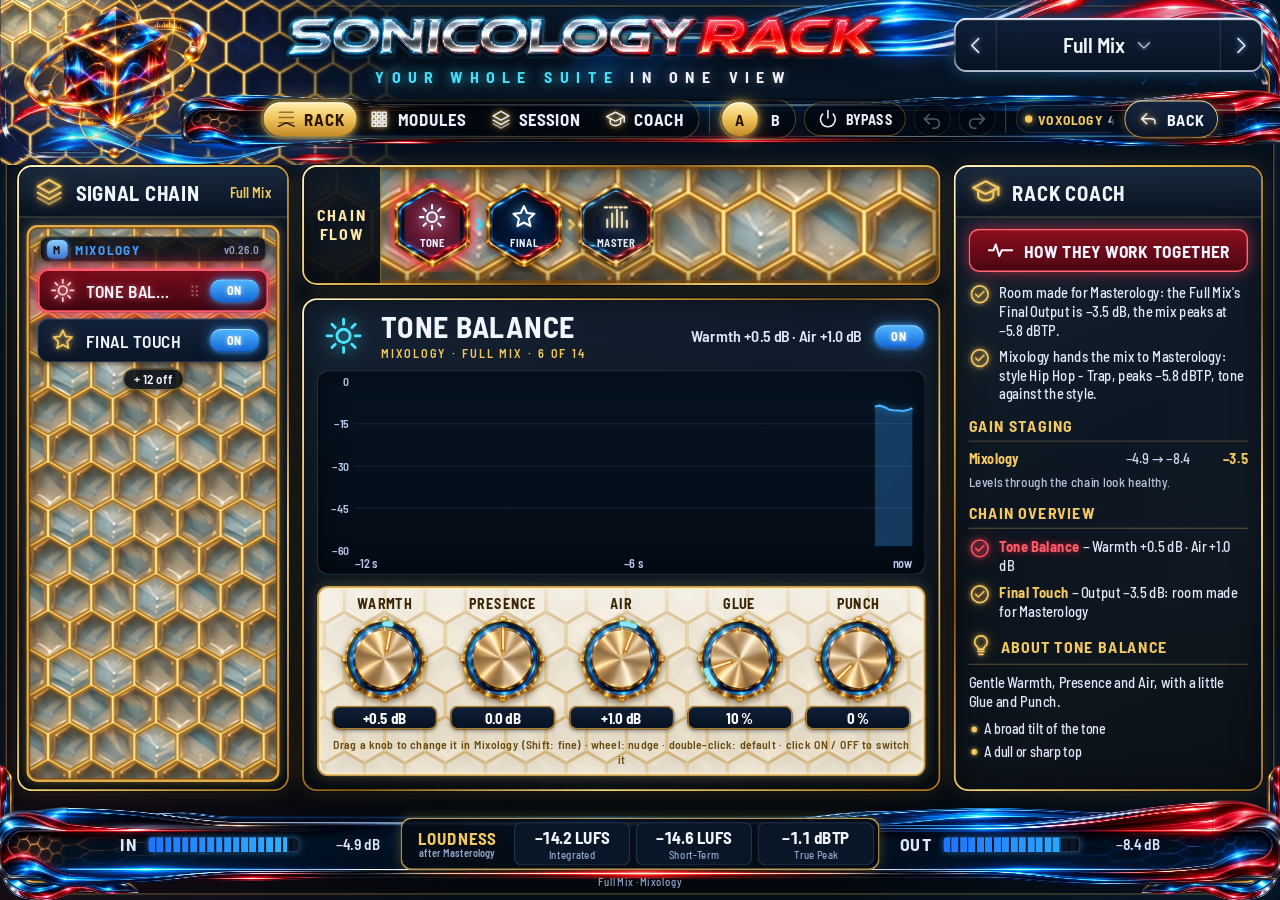
<file: tools/rack/preview.html>
<!doctype html>
<!-- Sonicology Rack in a browser, with the made-up project (rack_mock.js). Not part of the plug-ins: it loads the
     shared view from plugin/ui. Open it as a file, or serve the repo.
     Query: ?lock=1&host=voxology|mixology|masterology&theme=light|dark&page=rack|modules&track=<key>&unit=<id>&key=<module>&card=<module>&menu=1 -->
<html lang="en">
<head>
  <meta charset="utf-8">
  <meta name="viewport" content="width=device-width, initial-scale=1">
  <title>Sonicology Rack preview</title>
  <link rel="stylesheet" href="../../plugin/ui/rack.css">
  <style>html, body { margin: 0; height: 100%; background: #000; }</style>
</head>
<body>
  <script src="rack_mock.js"></script>
  <script src="../../plugin/ui/rack.js"></script>
  <script>
    const q = new URLSearchParams(location.search);
    const host = q.get("host") || "mixology";
    SonicologyRackMock.host = host;
    SonicologyRack.open({ host, art: "../../plugin/ui/rack/", getRack: (track) => SonicologyRackMock.getRack(track), back: () => setTimeout(() => location.reload(), 300),
                          request: (r) => SonicologyRackMock.request(r), answer: (u, g, t) => SonicologyRackMock.answer(u, g, t) });
    const want = {};
    for (const k of ["page", "track", "unit", "key", "card", "filter", "theme"]) if (q.get(k)) want[k] = q.get(k);
    if (q.get("menu")) want.menu = true;
    if (Object.keys(want).length) setTimeout(() => SonicologyRack.show(want), 250);
  </script>
</body>
</html>
</file>
<file: plugin/ui/rack.css>
/* Sonicology Rack: the view's look (the user's concept art: gold honeycomb frames, navy glass, red / blue chrome).
   THE SAME FILE IN ALL THREE REPOSITORIES (Voxology, Mixology, Masterology); change it in Mixology, copy it over.
   Everything lives under .sr-root, so it never touches the plug-in's own page. */

@font-face { font-family: "RackSC"; font-weight: 500; src: url("rack/rack_barlowsc-medium.ttf") format("truetype"); }
@font-face { font-family: "RackSC"; font-weight: 600; src: url("rack/rack_barlowsc-semibold.ttf") format("truetype"); }
@font-face { font-family: "RackSC"; font-weight: 700; src: url("rack/rack_barlowsc-bold.ttf") format("truetype"); }

.sr-root {
  --navy0: #03080e;
  --navy1: #06101d;
  --navy2: #0a182b;
  --navy3: #0f233f;
  --gold1: #fff0b3;
  --gold2: #f2c860;
  --gold3: #c48a26;
  --gold4: #6e450c;
  --cream: #f4e7c6;
  --cream2: #e8d3a0;
  --blue: #3aa2ff;
  --cyan: #46e4ff;
  --red: #ff2e45;
  --red2: #b3081d;
  --text: #f1f5ff;
  --dim: #93a6cc;
  --ok: #f2c860;
  --warn: #ff4d5e;
  --info: #46b4ff;
  --goldline: linear-gradient(135deg, #fff3c4 0%, #e8b84a 22%, #8a5a14 48%, #f6d77a 70%, #a8711c 100%);
  position: fixed; inset: 0; z-index: 2147483000;
  background: var(--navy0);
  overflow: hidden;
  font-family: "RackSC", "Barlow Semi Condensed", "Barlow", system-ui, sans-serif;
  color: var(--text);
  user-select: none; -webkit-user-select: none;
}
/* resets with no weight (:where), so every .sr- rule below wins over them */
:where(.sr-root) *, :where(.sr-root) *::before, :where(.sr-root) *::after { box-sizing: border-box; }
:where(.sr-root) button { font: inherit; color: inherit; background: none; border: 0; padding: 0; cursor: pointer; text-align: left; }
:where(.sr-root) button:disabled { cursor: default; opacity: .35; }
:where(.sr-root) :is(h2, h3, h4, h5, p, ul) { margin: 0; padding: 0; }
:where(.sr-root) ul { list-style: none; }

.sr-stage {
  position: absolute; left: 0; top: 0; transform-origin: 0 0;
  display: grid;
  grid-template-rows: 166px 1fr 92px;
  padding: 0 18px 14px;
  gap: 10px;
  background:
    radial-gradient(1200px 520px at 50% -180px, rgba(30, 80, 140, .16), transparent 70%),
    radial-gradient(700px 400px at 0% 100%, rgba(255, 40, 70, .08), transparent 70%),
    radial-gradient(700px 400px at 100% 100%, rgba(40, 130, 220, .09), transparent 70%),
    linear-gradient(180deg, #061423 0%, #040b14 40%, #03080e 100%);
}
.sr-ic { width: 1.25em; height: 1.25em; fill: none; stroke: currentColor; stroke-width: 1.7; stroke-linecap: round; stroke-linejoin: round; flex: none; }

/* the outer frame: red / blue chrome corners joined by a gold line */
.sr-frame { position: absolute; inset: 6px; border: 1.5px solid rgba(242, 200, 96, .45); border-radius: 22px; pointer-events: none;
  box-shadow: inset 0 0 0 1px rgba(0, 0, 0, .7), 0 0 30px rgba(58, 162, 255, .12); }
.sr-c { position: absolute; width: 150px; height: 146px; background: url("rack/rack_corner.webp") no-repeat 0 0 / contain; }
.sr-c-tl { left: -8px; top: -8px; }
.sr-c-tr { right: -8px; top: -8px; transform: scaleX(-1); }
.sr-c-bl { left: -8px; bottom: -8px; transform: scaleY(-1); }
.sr-c-br { right: -8px; bottom: -8px; transform: scale(-1, -1); }

/* ---- header ---------------------------------------------------------------------------------------------------- */
.sr-head { position: relative; display: grid; grid-template-columns: 210px 1fr 330px; grid-template-rows: 96px 62px; column-gap: 12px; }
.sr-head::before, .sr-head::after { /* the honeycomb behind the logo, running up to the title (as the concept) */
  content: ""; position: absolute; left: -18px; top: 0; width: calc(50% - 230px); height: 176px; pointer-events: none;   /* up to the title, in every window */
  background: url("rack/rack_honey_dark.webp") -6px -10px / 152px 132px;
  -webkit-mask-image: linear-gradient(90deg, #000 58%, transparent 100%); mask-image: linear-gradient(90deg, #000 58%, transparent 100%);
}
.sr-head::after { background: url("rack/rack_honey_glass.webp") -6px -10px / 152px 132px; filter: sepia(.5) saturate(1.2) brightness(1.1);
  -webkit-mask-image: radial-gradient(150px 96px at 0% 0%, #000 45%, transparent 90%); mask-image: radial-gradient(150px 96px at 0% 0%, #000 45%, transparent 90%); }
/* the red / blue liquid glass: a wave under the logo flowing into the button bar, a swirl behind the track picker */
.sr-liquid { position: absolute; pointer-events: none; background: no-repeat center / 100% 100%; filter: drop-shadow(0 0 8px rgba(40, 120, 255, .35)); }
.sr-liquid-l { left: -30px; top: 62px; width: 458px; height: 128px; background-image: url("rack/rack_liquid_left.webp");
  -webkit-mask-image: linear-gradient(90deg, #000 72%, transparent); mask-image: linear-gradient(90deg, #000 72%, transparent); }
.sr-liquid-r { right: -24px; top: -22px; width: 760px; height: 112px; background-image: url("rack/rack_liquid_right.webp"); }
.sr-head::before, .sr-head::after, .sr-liquid { z-index: 0; }
.sr-title, .sr-picker, .sr-bar { z-index: 1; }
.sr-emblem { z-index: 2; }
.sr-emblem { grid-row: 1 / 3; position: relative; display: flex; align-items: center; justify-content: center; }
.sr-emblem img { width: 196px; height: auto; filter: drop-shadow(0 0 22px rgba(255, 170, 60, .45)); margin-top: -6px; }
.sr-title { position: relative; display: flex; flex-direction: column; align-items: center; justify-content: flex-end; padding-bottom: 4px; }
.sr-lettering { width: min(640px, 100%); height: auto; filter: drop-shadow(0 4px 10px rgba(0, 0, 0, .6)); }
.sr-sub { margin-top: 8px; font-size: 17px; font-weight: 700; letter-spacing: .48em; color: #f4f6ff; text-shadow: 0 0 10px rgba(255, 255, 255, .35); white-space: nowrap; }
.sr-sub span { color: var(--cyan); text-shadow: 0 0 12px rgba(70, 228, 255, .8); }

.sr-picker { align-self: center; display: flex; align-items: stretch; height: 58px; border-radius: 14px; position: relative;
  background: linear-gradient(180deg, #0f1f37, #061322) padding-box, linear-gradient(180deg, #e8eefc, #7f8aa6 45%, #162638 55%, #b9c4dd) border-box;
  border: 2px solid transparent; box-shadow: 0 0 18px rgba(58, 162, 255, .35), inset 0 1px 0 rgba(255, 255, 255, .15); }
.sr-pk-arrow { width: 44px; display: flex; align-items: center; justify-content: center; font-size: 20px; color: #dfe8ff; }
.sr-pk-arrow:first-child { border-right: 1px solid rgba(255, 255, 255, .14); }
.sr-pk-arrow:last-child { border-left: 1px solid rgba(255, 255, 255, .14); }
.sr-pk-name { flex: 1; display: flex; align-items: center; justify-content: center; gap: 10px; font-size: 23px; font-weight: 600; min-width: 0; }
.sr-pk-name span { overflow: hidden; text-overflow: ellipsis; white-space: nowrap; }
.sr-pk-name .sr-ic { font-size: 16px; opacity: .8; }

.sr-bar { grid-column: 2 / 4; grid-row: 2; position: relative; display: flex; align-items: center; gap: 14px; padding: 0 30px 0 26px; height: 62px;
  border: 30px solid transparent; border-width: 0 70px; border-image: url("rack/rack_bar.webp") 0 330 fill / 0 70px stretch; margin: 0 -40px 0 -50px; }
.sr-bar::before { content: ""; position: absolute; inset: 9px 0; border-radius: 12px; background: rgba(3, 9, 15, .55); z-index: -1; }
.sr-seg { display: flex; padding: 3px; border-radius: 22px; background: rgba(0, 0, 0, .45); box-shadow: inset 0 0 0 1px rgba(242, 200, 96, .35); }
.sr-seg button { display: flex; align-items: center; gap: 8px; padding: 0 18px; height: 36px; border-radius: 18px; font-size: 18px; font-weight: 700; letter-spacing: .04em; color: #e9eefc; }
.sr-seg button.sr-on { color: #2a1700; background: linear-gradient(180deg, #fff1b5, #f2c860 45%, #c48a26 100%); box-shadow: 0 0 14px rgba(242, 200, 96, .55), inset 0 1px 0 #fff; }
.sr-sep { width: 1px; height: 30px; background: rgba(255, 255, 255, .25); }
/* stage 2 step 4: A / B, BYPASS, UNDO / REDO */
.sr-tools { display: flex; align-items: center; gap: 8px; flex: none; }
.sr-ab button { padding: 0 14px; font-size: 17px; }
.sr-tool { display: flex; align-items: center; gap: 7px; height: 36px; padding: 0 14px; border-radius: 18px; font-size: 15px; font-weight: 700; letter-spacing: .05em; color: #e9eefc;
  background: rgba(0, 0, 0, .45); box-shadow: inset 0 0 0 1px rgba(242, 200, 96, .35); white-space: nowrap; }
.sr-tool .sr-ic { font-size: 19px; }
.sr-tool-ic { width: 40px; padding: 0; justify-content: center; }
.sr-tool:hover:not(:disabled) { box-shadow: inset 0 0 0 1.5px rgba(242, 200, 96, .8), 0 0 10px rgba(242, 200, 96, .35); }
.sr-tool:disabled { opacity: .35; cursor: default; }
.sr-tool.sr-on { color: #fff; background: linear-gradient(180deg, #c8283c, #7a0f1d); box-shadow: inset 0 0 0 1.5px #ff6a78, 0 0 14px rgba(255, 46, 69, .6); }
.sr-suites { flex: 1; display: flex; gap: 7px; align-items: center; min-width: 0; overflow: hidden;
  -webkit-mask-image: linear-gradient(90deg, #000 92%, transparent); mask-image: linear-gradient(90deg, #000 92%, transparent); }
.sr-suite { display: flex; align-items: center; gap: 6px; height: 30px; padding: 0 10px; flex: none; border-radius: 15px; font-size: 14.5px; font-weight: 700; letter-spacing: .05em; white-space: nowrap;
  background: rgba(6, 17, 31, .85); box-shadow: inset 0 0 0 1px rgba(255, 255, 255, .16); }
.sr-suite i { width: 8px; height: 8px; border-radius: 50%; background: currentColor; box-shadow: 0 0 8px currentColor; }
.sr-suite b { color: #fff; }
.sr-suite-missing { color: var(--dim); font-weight: 600; }
.sr-back { display: flex; align-items: center; gap: 9px; height: 40px; padding: 0 18px; border-radius: 20px; font-size: 17px; font-weight: 700; letter-spacing: .04em; white-space: nowrap;
  background: linear-gradient(180deg, #152540, #091526) padding-box, linear-gradient(180deg, #fff1b5, #c48a26) border-box; border: 1.5px solid transparent;
  box-shadow: 0 0 12px rgba(242, 200, 96, .3); }
.sr-back:hover { box-shadow: 0 0 18px rgba(242, 200, 96, .6); }

.sr-tone-gold { color: var(--gold2); }
.sr-tone-honey { color: #ffb43a; }
.sr-tone-blue { color: var(--blue); }
.sr-tone-red { color: var(--red); }

/* ---- panels ------------------------------------------------------------------------------------------------------ */
.sr-panel { position: relative; border-radius: 16px; border: 2.5px solid transparent;
  background: linear-gradient(180deg, rgba(11, 26, 46, .96), rgba(5, 13, 22, .97)) padding-box, var(--goldline) border-box;
  box-shadow: 0 0 0 1px rgba(0, 0, 0, .7), 0 0 22px rgba(242, 180, 70, .16), inset 0 0 30px rgba(0, 0, 0, .5); }
.sr-ph { display: flex; align-items: center; gap: 12px; height: 54px; white-space: nowrap; padding: 0 16px; font-size: 22px; font-weight: 700; letter-spacing: .03em; flex: none;
  background: linear-gradient(180deg, rgba(26, 43, 64, .9), rgba(8, 18, 32, .9)); border-bottom: 1.5px solid rgba(242, 200, 96, .55); border-radius: 13px 13px 0 0; }
.sr-ph .sr-ic { color: var(--gold2); font-size: 26px; }
.sr-ph small { margin-left: auto; font-size: 15px; font-weight: 600; color: var(--gold2); letter-spacing: .02em; max-width: 45%; overflow: hidden; text-overflow: ellipsis; white-space: nowrap; }

.sr-main { min-height: 0; display: grid; gap: 14px; }
.sr-main-rack { grid-template-columns: 290px minmax(0, 1fr) 330px; }
.sr-main-modules { grid-template-columns: 270px minmax(0, 1fr) 330px; }
.sr-empty { display: flex; align-items: center; justify-content: center; }
.sr-empty .sr-panel { padding: 40px 50px; max-width: 700px; text-align: center; }
.sr-empty h3 { font-size: 26px; margin-bottom: 10px; }
.sr-empty p { color: var(--dim); font-size: 18px; }

/* ---- RACK: left, SIGNAL CHAIN ------------------------------------------------------------------------------------- */
.sr-left { display: flex; flex-direction: column; min-height: 0; overflow: hidden; }
.sr-rows { flex: 1; min-height: 0; overflow-y: auto; padding: 10px 10px 12px; display: flex; flex-direction: column; gap: 7px; scrollbar-width: thin; scrollbar-color: rgba(242, 200, 96, .5) transparent; }
/* the concept's glass honeycomb, in its own gold frame: the signal chain's rows sit on it */
.sr-honey { flex: 1 1 0; min-height: 58px; margin: 2px 8px 8px; border-radius: 12px;
  background: url("rack/rack_honey_glass.webp") 0 0 / 184px 159px;
  box-shadow: inset 0 0 0 2.5px #e2ad48, inset 0 0 0 4px rgba(120, 72, 14, .9), inset 0 0 18px rgba(60, 30, 0, .55), 0 0 10px rgba(242, 180, 70, .35); }
.sr-honey-chain { flex: 1 1 auto; min-height: 0; display: flex; flex-direction: column; overflow: hidden; margin-top: 8px; }
.sr-honey-chain .sr-rows { padding: 12px 12px 14px; }
.sr-honey-chain .sr-group, .sr-honey-chain .sr-fold { background: rgba(5, 13, 24, .88); box-shadow: inset 0 0 0 1px rgba(226, 173, 72, .55), 0 2px 5px rgba(0, 0, 0, .45); }
.sr-honey-chain .sr-group { padding: 4px 8px; border-radius: 9px; }
.sr-honey-chain .sr-fold { color: var(--text); }
.sr-light .sr-honey-chain .sr-group, .sr-light .sr-honey-chain .sr-fold { background: rgba(255, 251, 241, .94); box-shadow: inset 0 0 0 1px rgba(184, 134, 42, .5), 0 2px 5px rgba(120, 80, 20, .16); }
.sr-group { display: flex; align-items: center; gap: 8px; margin: 6px 2px 0; font-size: 14px; font-weight: 700; letter-spacing: .1em; }
.sr-group:first-child { margin-top: 0; }
.sr-group span { color: inherit; }
.sr-group small { margin-left: auto; color: var(--dim); font-size: 12px; letter-spacing: .02em; font-weight: 600; }
.sr-bypassed { font-style: normal; font-size: 11px; color: var(--warn); border: 1px solid var(--warn); border-radius: 8px; padding: 0 5px; }
.sr-badge { display: inline-flex; align-items: center; justify-content: center; min-width: 22px; height: 20px; padding: 0 4px; border-radius: 6px; font-size: 12px; font-weight: 700; color: #06101d; background: currentColor; }
.sr-badge.sr-tone-gold { background: linear-gradient(180deg, #ffe9a0, #d9a63c); }
.sr-badge.sr-tone-honey { background: linear-gradient(180deg, #ffd27a, #f08a1c); }
.sr-badge.sr-tone-blue { background: linear-gradient(180deg, #8fd0ff, #2a7fe0); }
.sr-badge.sr-tone-red { background: linear-gradient(180deg, #ff8a96, #d0142c); color: #fff; }
.sr-row { display: flex; align-items: center; gap: 11px; height: 46px; padding: 0 10px 0 13px; border-radius: 11px; font-size: 18.5px; font-weight: 600; letter-spacing: .02em; flex: none;
  background: linear-gradient(180deg, #12223b, #091526); box-shadow: inset 0 0 0 1px rgba(160, 190, 255, .16), 0 2px 6px rgba(0, 0, 0, .45); }
.sr-row .sr-ic { color: var(--gold2); font-size: 22px; }
.sr-rname { flex: 1; min-width: 0; overflow: hidden; text-overflow: ellipsis; white-space: nowrap; text-transform: uppercase; }
.sr-row:hover { box-shadow: inset 0 0 0 1px rgba(242, 200, 96, .55), 0 2px 6px rgba(0, 0, 0, .45); }
.sr-row.sr-picked { background: linear-gradient(180deg, #7a0c1c, #3a0610); box-shadow: inset 0 0 0 1.5px #ff5a6a, 0 0 18px rgba(255, 46, 69, .6); }
.sr-row.sr-picked .sr-ic { color: #ffd0d5; }
.sr-row.sr-st-off { opacity: .62; }
.sr-row-note { justify-content: center; color: var(--dim); font-size: 15px; font-weight: 500; }
.sr-fold { align-self: center; padding: 3px 12px; border-radius: 12px; font-size: 14px; font-weight: 600; color: var(--dim); box-shadow: inset 0 0 0 1px rgba(147, 166, 204, .35); }
.sr-fold:hover { color: var(--text); }

.sr-pill { flex: none; display: inline-flex; align-items: center; justify-content: center; min-width: 52px; height: 24px; padding: 0 9px; border-radius: 12px; font-size: 13px; font-weight: 700; letter-spacing: .06em; }
.sr-pill-on { color: #fff; background: linear-gradient(180deg, #4fb6ff, #1366d6); box-shadow: 0 0 10px rgba(58, 162, 255, .7), inset 0 1px 0 rgba(255, 255, 255, .5); }
.sr-pill-off { color: #8da0c6; background: #081322; box-shadow: inset 0 0 0 1px rgba(141, 160, 198, .4); }
.sr-pill-idle { color: #cfe3ff; background: #0e2742; box-shadow: inset 0 0 0 1px rgba(58, 162, 255, .6); }
.sr-pill-rest { color: #2a1700; background: linear-gradient(180deg, #ffe39a, #e2a432); box-shadow: 0 0 8px rgba(242, 200, 96, .5); }

/* ---- RACK: centre ------------------------------------------------------------------------------------------------ */
.sr-centre { min-width: 0; min-height: 0; display: flex; flex-direction: column; gap: 14px; }
.sr-flow { flex: none; height: 128px; display: flex; align-items: center; gap: 8px; padding: 0 12px 0 0; overflow: hidden;
  background: url("rack/rack_honey_glass.webp") -40px -60px / 300px 260px padding-box, var(--goldline) border-box; }
.sr-flow::after { content: ""; position: absolute; inset: 0; border-radius: 14px; box-shadow: inset 0 0 0 3px rgba(120, 72, 14, .7), inset 0 0 22px rgba(40, 20, 0, .55); pointer-events: none; }
.sr-flow-t { position: relative; z-index: 1; flex: none; align-self: stretch; width: 82px; display: flex; align-items: center; justify-content: center; text-align: center;
  font-size: 17px; font-weight: 700; letter-spacing: .14em; line-height: 1.15; color: #ffe7a6;
  background: linear-gradient(180deg, rgba(8, 18, 32, .92), rgba(4, 10, 18, .92)); border-right: 1.5px solid rgba(242, 200, 96, .55); border-radius: 13px 0 0 13px; }
.sr-flow-hexes { position: relative; z-index: 1; flex: 1; min-width: 0; display: flex; align-items: center; gap: 2px; overflow-x: auto; padding: 4px 6px; scrollbar-width: thin; scrollbar-color: rgba(242, 200, 96, .5) transparent; }
.sr-hex { position: relative; flex: none; width: 82px; height: 92px; display: flex; flex-direction: column; align-items: center; justify-content: center; gap: 5px;
  background: url("rack/rack_hex_navy.webp") center / contain no-repeat; color: #eaf2ff; filter: drop-shadow(0 3px 5px rgba(0, 0, 0, .6)); }
.sr-hex .sr-ic { font-size: 25px; color: #fff; filter: drop-shadow(0 0 5px rgba(120, 200, 255, .8)); }
.sr-hex span { font-size: 11.5px; font-weight: 700; letter-spacing: .03em; max-width: 64px; text-align: center; line-height: 1.05; }
.sr-hex em { position: absolute; bottom: 7px; font-style: normal; font-size: 9.5px; font-weight: 700; color: #2a1700; background: var(--gold2); border-radius: 6px; padding: 0 4px; }
.sr-hex.sr-st-rest { opacity: .7; }
.sr-hex.sr-picked { filter: drop-shadow(0 0 4px #ff2e45) drop-shadow(0 0 12px rgba(255, 46, 69, .9)); }
.sr-hex.sr-picked::before { content: ""; position: absolute; inset: 9px 11px; clip-path: polygon(50% 0, 100% 25%, 100% 75%, 50% 100%, 0 75%, 0 25%); background: radial-gradient(circle at 50% 45%, rgba(255, 46, 69, .55), rgba(120, 0, 20, .35)); z-index: -1; }
.sr-hex-next { filter: grayscale(.25) drop-shadow(0 3px 5px rgba(0, 0, 0, .6)); opacity: .92; }
.sr-hex-next .sr-ic { filter: drop-shadow(0 0 5px rgba(255, 210, 120, .8)); color: #ffe7a6; }
.sr-arrow { flex: none; width: 12px; height: 18px; position: relative; }
.sr-arrow::before { content: ""; position: absolute; left: 1px; top: 4px; width: 9px; height: 9px; border-top: 3px solid var(--cyan); border-right: 3px solid var(--cyan); transform: rotate(45deg); filter: drop-shadow(0 0 4px var(--cyan)); }
.sr-arrow-out::before { border-color: var(--gold2); filter: drop-shadow(0 0 4px var(--gold2)); }
.sr-flow-empty { padding: 0 12px; font-size: 16px; color: var(--dim); }

.sr-mod { flex: 1; min-height: 0; display: flex; flex-direction: column; overflow: hidden; }
.sr-mod-head { flex: none; display: flex; align-items: center; gap: 14px; padding: 12px 16px 10px; }
.sr-mod-ic { width: 52px; height: 52px; flex: none; display: flex; align-items: center; justify-content: center; font-size: 34px; color: var(--red); filter: drop-shadow(0 0 8px rgba(255, 46, 69, .7)); }
.sr-mod-ic.sr-tone-gold, .sr-mod-ic.sr-tone-honey { color: var(--gold2); filter: drop-shadow(0 0 8px rgba(242, 200, 96, .7)); }
.sr-mod-ic.sr-tone-blue { color: var(--cyan); filter: drop-shadow(0 0 8px rgba(70, 228, 255, .7)); }
.sr-mod-t { flex: none; max-width: 46%; }
.sr-mod-t h2 { font-size: 32px; font-weight: 700; letter-spacing: .03em; line-height: 1; white-space: nowrap; overflow: hidden; text-overflow: ellipsis; }
.sr-mod-t p { margin-top: 5px; font-size: 13px; font-weight: 600; letter-spacing: .18em; color: var(--gold2); white-space: nowrap; overflow: hidden; text-overflow: ellipsis; }
.sr-mod-sum { flex: 1; min-width: 0; display: flex; flex-direction: column; align-items: flex-end; text-align: right; gap: 3px; }
.sr-mod-sum span { font-size: 17px; font-weight: 600; color: #dfe7fb; line-height: 1.15; }
.sr-mod-sum small { font-size: 13px; color: var(--cyan); letter-spacing: .03em; }

.sr-graphwrap { position: relative; flex: 1; min-height: 140px; margin: 0 14px; border-radius: 12px; padding: 12px 14px 26px 40px;
  background: linear-gradient(180deg, #061322, #040c16); box-shadow: inset 0 0 0 1px rgba(160, 190, 255, .22), inset 0 0 30px rgba(0, 0, 0, .6); }
.sr-graph { position: relative; width: 100%; height: 100%; }
.sr-graph svg { position: absolute; inset: 0; width: 100%; height: 100%; overflow: visible; }
.sr-gl { stroke: rgba(150, 180, 240, .14); stroke-width: 1; vector-effect: non-scaling-stroke; }
.sr-g0 { stroke: rgba(200, 220, 255, .35); }
.sr-spec { stroke: rgba(90, 170, 255, .75); stroke-width: 1; vector-effect: non-scaling-stroke; }
.sr-curve { fill: none; stroke: #f2c860; stroke-width: 3; vector-effect: non-scaling-stroke; filter: drop-shadow(0 0 4px rgba(242, 200, 96, .8)); }
.sr-curvefill { fill: rgba(255, 46, 69, .16); stroke: none; }
.sr-dot { stroke: #fff; stroke-width: 2; vector-effect: non-scaling-stroke; }
.sr-dot-gold { fill: #f2c860; filter: drop-shadow(0 0 6px #f2c860); }
.sr-dot-blue { fill: #3aa2ff; filter: drop-shadow(0 0 6px #3aa2ff); }
.sr-dot-red { fill: #ff2e45; filter: drop-shadow(0 0 6px #ff2e45); }
.sr-grfill { fill: rgba(255, 46, 69, .28); }
.sr-grline { fill: none; stroke: #ff4d5e; stroke-width: 2.2; vector-effect: non-scaling-stroke; filter: drop-shadow(0 0 4px rgba(255, 46, 69, .8)); }
.sr-lvfill { fill: rgba(58, 162, 255, .3); }
.sr-lvline { fill: none; stroke: #46b4ff; stroke-width: 2.2; vector-effect: non-scaling-stroke; filter: drop-shadow(0 0 4px rgba(58, 162, 255, .8)); }
.sr-xlab { position: absolute; left: 0; right: 0; bottom: -22px; height: 16px; font-size: 13px; font-weight: 600; color: #b9c8ea; }
.sr-xlab span, .sr-ylab span { position: absolute; transform: translateX(-50%); white-space: nowrap; }
.sr-xlab-time span:first-child { transform: none; }
.sr-xlab-time span:last-child { transform: translateX(-100%); }
.sr-ylab { position: absolute; left: -36px; top: 0; bottom: 0; width: 30px; font-size: 12.5px; font-weight: 600; color: #b9c8ea; }
.sr-ylab span { right: 0; transform: translateY(-50%); }
.sr-big { position: absolute; right: 22px; top: 14px; text-align: right; }
.sr-big b { display: block; font-size: 34px; color: #ff7381; text-shadow: 0 0 12px rgba(255, 46, 69, .7); line-height: 1; }
.sr-big small { font-size: 12.5px; color: var(--dim); letter-spacing: .04em; }

.sr-knobs { flex: none; margin: 12px 14px 14px; border-radius: 12px; padding: 10px 12px 10px;
  background: linear-gradient(180deg, rgba(255, 255, 255, .35), rgba(255, 255, 255, 0) 45%, rgba(120, 90, 30, .08)), url("rack/rack_honey_ivory.webp") -14px -22px / 172px 149px;
  box-shadow: inset 0 0 0 2px rgba(196, 138, 38, .8), inset 0 0 0 4px rgba(255, 240, 190, .6), inset 0 0 40px rgba(255, 255, 255, .55), 0 0 14px rgba(242, 200, 96, .25); }
.sr-knobs::before { content: ""; }
.sr-krow { display: flex; justify-content: space-around; gap: 6px; }
.sr-kcell { display: flex; flex-direction: column; align-items: center; gap: 4px; min-width: 0; flex: 1; }
.sr-kcell > b { font-size: 15px; font-weight: 700; letter-spacing: .06em; color: #3a2606; white-space: nowrap; overflow: hidden; text-overflow: ellipsis; max-width: 100%; }
.sr-kval-t { width: 100%; max-width: 112px; padding: 3px 6px; border-radius: 8px; text-align: center; font-size: 16px; font-weight: 700; color: #fff; white-space: nowrap;
  background: linear-gradient(180deg, #0f1f37, #061221); box-shadow: inset 0 0 0 1.5px rgba(196, 138, 38, .9), 0 2px 4px rgba(0, 0, 0, .35); }
.sr-knob { position: relative; width: var(--sz); height: var(--sz); flex: none; }
.sr-knob img, .sr-knob svg { position: absolute; inset: 0; width: 100%; height: 100%; }
.sr-kring { filter: drop-shadow(0 3px 4px rgba(60, 35, 0, .55)); }
.sr-kval { overflow: visible; }
.sr-kdim { fill: none; stroke: rgba(4, 12, 21, .55); stroke-width: 5.5; stroke-linecap: round; }
.sr-karc { fill: none; stroke: #8fe6ff; stroke-width: 5.5; stroke-linecap: round; filter: drop-shadow(0 0 3px #46e4ff); }
.sr-karc-neg { stroke: #ff7a88; filter: drop-shadow(0 0 3px #ff2e45); }
.sr-kcap { transform-origin: 50% 50%; }
.sr-more { display: flex; flex-wrap: wrap; gap: 6px; justify-content: center; margin-top: 8px; }
.sr-chip { display: inline-flex; gap: 6px; padding: 2px 9px; border-radius: 8px; font-size: 14px; font-weight: 600; color: #fff; background: #0a192d; box-shadow: inset 0 0 0 1px rgba(196, 138, 38, .8); }
.sr-chip b { color: var(--gold2); font-weight: 600; }
.sr-chip i { font-style: normal; }
.sr-nokn { text-align: center; padding: 22px 0 12px; font-size: 17px; font-weight: 600; color: #5a4210; }
.sr-readonly { margin-top: 8px; text-align: center; font-size: 12.5px; font-weight: 600; letter-spacing: .04em; color: #6a4d14; }
/* Stage 2: knobs you turn, modules you switch, and what the plug-in said */
.sr-turn { cursor: ns-resize; touch-action: none; }
.sr-turn:hover .sr-kring, .sr-turn.sr-dragging .sr-kring { filter: drop-shadow(0 3px 4px rgba(60, 35, 0, .55)) drop-shadow(0 0 7px rgba(70, 228, 255, .85)); }
.sr-kpending .sr-kval-t { opacity: .55; }
.sr-locked { color: #8a1020; }
.sr-locked .sr-ic { font-size: 14px; vertical-align: -2px; margin-right: 4px; }
.sr-switch { justify-content: center; text-align: center; }
.sr-switch:hover { filter: brightness(1.18); }
.sr-switch.sr-pending { opacity: .6; }
.sr-toast { position: absolute; left: 50%; bottom: 318px; z-index: 30; display: flex; align-items: center; gap: 10px; max-width: 760px;
  padding: 10px 18px; border-radius: 14px; font-size: 17px; font-weight: 600; color: #fff; pointer-events: none;
  background: linear-gradient(180deg, rgba(14, 30, 54, .97), rgba(6, 14, 26, .97)) padding-box, var(--goldline) border-box; border: 2px solid transparent;
  box-shadow: 0 8px 24px rgba(0, 0, 0, .55); opacity: 0; transform: translate(-50%, 10px); transition: opacity .2s, transform .2s; }
.sr-toast.sr-shown { opacity: 1; transform: translate(-50%, 0); }
.sr-toast .sr-ic { color: var(--gold2); font-size: 22px; flex: none; }
.sr-toast.sr-toast-act { pointer-events: auto; }
.sr-toast-btn { flex: none; margin-left: 6px; padding: 5px 14px; border-radius: 9px; font: inherit; font-size: 14px; font-weight: 800; letter-spacing: .08em; color: #2a1700; cursor: pointer;
  background: linear-gradient(180deg, #ffe7a0, #e0aa3e); border: 0; box-shadow: 0 2px 6px rgba(0, 0, 0, .4); }
.sr-toast-btn:hover { filter: brightness(1.08); }

/* ---- RACK: right, RACK COACH -------------------------------------------------------------------------------------- */
.sr-right { display: flex; flex-direction: column; min-height: 0; overflow: hidden; }
.sr-coach { flex: 1; min-height: 0; overflow-y: auto; padding: 12px 14px 14px; scrollbar-width: thin; scrollbar-color: rgba(242, 200, 96, .5) transparent; }
.sr-banner { display: flex; align-items: center; justify-content: center; gap: 10px; height: 46px; border-radius: 11px; margin-bottom: 12px; font-size: 18.5px; font-weight: 700; letter-spacing: .03em;
  background: linear-gradient(180deg, #8e0f20, #4a0610); box-shadow: inset 0 0 0 1.5px #ff6a78, 0 0 16px rgba(255, 46, 69, .55); }
.sr-banner .sr-ic { font-size: 24px; }
.sr-together, .sr-overview { display: flex; flex-direction: column; gap: 9px; margin-bottom: 14px; }
.sr-tl, .sr-overview li { display: flex; gap: 9px; align-items: flex-start; font-size: 15.5px; font-weight: 500; line-height: 1.28; color: #e3eafb; }
.sr-tl .sr-ic, .sr-overview .sr-ic, .sr-uses .sr-ic { font-size: 19px; margin-top: 0; }
.sr-li-ok { color: var(--ok); }
.sr-li-warn { color: var(--warn); filter: drop-shadow(0 0 4px rgba(255, 77, 94, .7)); }
.sr-li-info { color: var(--info); }
.sr-tl-warn span { color: #ffd6da; }
/* a warning's one-click fixes (each switches one module off in its own plug-in) */
.sr-fixes { display: flex; flex-wrap: wrap; gap: 6px; margin-top: 7px; }
.sr-fix { padding: 4px 10px; border-radius: 8px; font: inherit; font-size: 13px; font-weight: 700; line-height: 1.2; text-align: left; color: #fff3d0; cursor: pointer;
  background: linear-gradient(180deg, rgba(60, 40, 8, .9), rgba(30, 18, 2, .9)) padding-box, var(--goldline) border-box; border: 1.5px solid transparent; }
.sr-fix:hover { filter: brightness(1.2); }
.sr-fix:disabled { opacity: .5; cursor: default; filter: none; }
.sr-overview b { color: var(--gold2); font-weight: 700; }
.sr-coach h4, .sr-cardinfo h4 { display: flex; align-items: center; gap: 8px; margin: 4px 0 9px; padding-bottom: 6px; font-size: 17px; font-weight: 700; letter-spacing: .08em; color: var(--gold2);
  border-bottom: 1px solid rgba(242, 200, 96, .35); }
.sr-coach h4 .sr-ic { font-size: 21px; }
.sr-coach > p, .sr-ci-desc { font-size: 15.5px; line-height: 1.32; color: #dfe7fb; margin-bottom: 9px; }
.sr-uses { display: flex; flex-direction: column; gap: 6px; }
.sr-coach .sr-uses li { position: relative; padding-left: 16px; font-size: 15px; color: #dfe7fb; line-height: 1.25; }
.sr-coach .sr-uses li::before { content: ""; position: absolute; left: 3px; top: 7px; width: 6px; height: 6px; border-radius: 50%; background: var(--gold2); box-shadow: 0 0 5px var(--gold2); }

/* ---- footer: meters and loudness ----------------------------------------------------------------------------------- */
.sr-foot { position: relative; display: grid; grid-template-columns: 1fr auto 1fr; align-items: center; gap: 22px; padding: 0 56px;
  border: 0 solid transparent; border-width: 0 80px; border-image: url("rack/rack_bar.webp") 0 330 fill / 0 80px stretch; margin: 0 -26px; }
.sr-foot::before { content: ""; position: absolute; inset: 14px -10px; border-radius: 14px; background: rgba(3, 9, 15, .6); z-index: -1; }
.sr-io { display: flex; align-items: center; gap: 12px; font-size: 16px; font-weight: 600; color: #dfe7fb; white-space: nowrap; }
.sr-io b { font-size: 19px; letter-spacing: .05em; }
.sr-io span { min-width: 74px; text-align: right; font-variant-numeric: tabular-nums; }
.sr-meter { flex: 1; height: 16px; border-radius: 4px; overflow: hidden; background: repeating-linear-gradient(90deg, #0a1729 0 7px, #040d16 7px 9px); box-shadow: inset 0 0 0 1px rgba(160, 190, 255, .25); }
.sr-meter i { display: block; height: 100%; transition: width .1s linear;
  background: repeating-linear-gradient(90deg, transparent 0 7px, rgba(3, 9, 15, .9) 7px 9px), linear-gradient(90deg, #1d74ff, #3ad1ff 55%, #b4f06a 78%, #ffd23a 90%, #ff3a3a 100%);
  background-size: auto, var(--mw, 420px) 100%; }
.sr-loud { display: flex; align-items: center; gap: 6px; height: 56px; padding: 4px 6px; border-radius: 12px; background: rgba(5, 12, 21, .9);
  box-shadow: inset 0 0 0 1.5px rgba(242, 200, 96, .75), 0 0 14px rgba(242, 200, 96, .25); }
.sr-loud-t { display: flex; flex-direction: column; align-items: center; justify-content: center; padding: 0 12px; font-size: 18px; font-weight: 700; letter-spacing: .05em; color: var(--gold2); line-height: 1.05; }
.sr-loud-t .sr-ic { display: none; }
.sr-loud-t small { font-size: 11px; color: var(--dim); letter-spacing: .03em; font-weight: 600; }
.sr-lbox { display: flex; flex-direction: column; align-items: center; justify-content: center; min-width: 124px; height: 46px; border-radius: 8px; background: #091627; box-shadow: inset 0 0 0 1px rgba(160, 190, 255, .2); }
.sr-lbox b { font-size: 18px; font-weight: 700; font-variant-numeric: tabular-nums; }
.sr-lbox small { font-size: 11.5px; color: var(--dim); }
.sr-who { position: absolute; left: 50%; bottom: -1px; transform: translateX(-50%); font-size: 11.5px; color: var(--dim); letter-spacing: .05em; white-space: nowrap; }

/* ---- the track menu ------------------------------------------------------------------------------------------------ */
.sr-menu { position: absolute; right: 18px; top: 82px; width: 330px; max-height: 620px; overflow-y: auto; z-index: 5; padding: 8px; border-radius: 14px;
  background: linear-gradient(180deg, #0c1d33, #050f1b) padding-box, var(--goldline) border-box; border: 2px solid transparent; box-shadow: 0 16px 40px rgba(0, 0, 0, .7); }
.sr-menu button { width: 100%; display: flex; align-items: center; gap: 8px; height: 42px; padding: 0 12px; border-radius: 9px; font-size: 18px; font-weight: 600; }
.sr-menu button:hover { background: rgba(58, 162, 255, .16); }
.sr-menu button.sr-on { background: linear-gradient(180deg, #7a0c1c, #3a0610); box-shadow: inset 0 0 0 1px #ff5a6a; }
.sr-mt-name { flex: 1; overflow: hidden; text-overflow: ellipsis; white-space: nowrap; }
.sr-badges { display: flex; gap: 4px; }

/* ---- MODULES page ---------------------------------------------------------------------------------------------------- */
.sr-browse { display: flex; flex-direction: column; }
.sr-browse::after { display: none; }
.sr-cats { padding: 10px 10px 4px; display: flex; flex-direction: column; gap: 6px; flex: none; }
.sr-catrow { display: flex; align-items: center; gap: 10px; height: 40px; padding: 0 12px; border-radius: 10px; font-size: 17.5px; font-weight: 600;
  background: linear-gradient(180deg, #112138, #081424); box-shadow: inset 0 0 0 1px rgba(160, 190, 255, .14); }
.sr-catrow .sr-ic { color: var(--gold2); font-size: 20px; }
.sr-catrow span { flex: 1; }
.sr-catrow b { min-width: 30px; height: 22px; display: inline-flex; align-items: center; justify-content: center; border-radius: 11px; font-size: 13.5px; background: rgba(0, 0, 0, .4); }
.sr-catrow.sr-picked { background: linear-gradient(180deg, #7a0c1c, #3a0610); box-shadow: inset 0 0 0 1.5px #ff5a6a, 0 0 14px rgba(255, 46, 69, .5); }
.sr-catrow.sr-picked b { background: #1366d6; }
.sr-ph2 { margin-top: 8px; border-radius: 0; border-top: 1.5px solid rgba(242, 200, 96, .55); }
.sr-proj { flex: 1; min-height: 0; overflow-y: auto; padding: 8px 10px 10px; display: flex; flex-direction: column; gap: 5px; }
.sr-prow { flex: none; display: flex; align-items: center; gap: 8px; height: 36px; padding: 0 10px; border-radius: 9px; font-size: 16.5px; font-weight: 600; background: linear-gradient(180deg, #112138, #081424); box-shadow: inset 0 0 0 1px rgba(160, 190, 255, .12); }
.sr-prow span:first-child { flex: 1; overflow: hidden; text-overflow: ellipsis; white-space: nowrap; }
.sr-prow:hover { box-shadow: inset 0 0 0 1px rgba(242, 200, 96, .6); }

.sr-filters { flex: none; display: flex; align-items: center; gap: 7px; padding: 8px 10px; border-radius: 14px; overflow-x: auto; scrollbar-width: none;
  background: linear-gradient(180deg, rgba(11, 26, 46, .96), rgba(5, 13, 22, .97)) padding-box, linear-gradient(180deg, #c8d2ea, #59647f) border-box; border: 1.5px solid transparent; }
.sr-search { flex: 1 1 200px; min-width: 150px; display: flex; align-items: center; gap: 8px; height: 40px; padding: 0 12px; border-radius: 20px; background: #040d18; box-shadow: inset 0 0 0 1px rgba(160, 190, 255, .3); }
.sr-search input { flex: 1; min-width: 0; height: 100%; border: 0; outline: 0; background: none; color: var(--text); font: inherit; font-size: 17px; font-weight: 500; }
.sr-search input::placeholder { color: #8a9bc0; }
.sr-search button { font-size: 20px; color: var(--dim); }
.sr-fchip { flex: none; display: flex; align-items: center; gap: 6px; height: 36px; padding: 0 11px; border-radius: 18px; font-size: 14.5px; font-weight: 700; letter-spacing: .03em;
  background: linear-gradient(180deg, #12223b, #091526); box-shadow: inset 0 0 0 1px rgba(200, 210, 240, .3); }
.sr-fchip .sr-ic { font-size: 17px; color: #e9eefc; }
.sr-fchip.sr-on { color: #2a1700; background: linear-gradient(180deg, #fff1b5, #f2c860 45%, #c48a26); box-shadow: 0 0 12px rgba(242, 200, 96, .55); }
.sr-cards { flex: 1; min-height: 0; overflow-y: auto; padding: 12px; display: grid; grid-template-columns: repeat(auto-fill, minmax(215px, 1fr)); gap: 12px; align-content: start;
  scrollbar-width: thin; scrollbar-color: rgba(242, 200, 96, .5) transparent; }
.sr-card { position: relative; height: 148px; display: flex; flex-direction: column; padding: 9px 11px 10px; border-radius: 12px; overflow: hidden;
  background: linear-gradient(180deg, #0b1b30, #05101c) padding-box, linear-gradient(180deg, #e9c56c, #6e450c 50%, #d8aa4a) border-box; border: 1.5px solid transparent;
  box-shadow: 0 4px 10px rgba(0, 0, 0, .5); }
.sr-card:hover { box-shadow: 0 0 14px rgba(242, 200, 96, .4); }
.sr-card.sr-picked { background: linear-gradient(180deg, #2a0a18, #12050c) padding-box, linear-gradient(180deg, #ff8090, #b3081d) border-box; box-shadow: 0 0 18px rgba(255, 46, 69, .65); }
.sr-card-away { opacity: .55; }
.sr-ctags { display: flex; gap: 6px; justify-content: flex-end; }
.sr-ctag, .sr-con { height: 18px; padding: 0 7px; border-radius: 9px; font-size: 11px; font-weight: 700; letter-spacing: .06em; display: inline-flex; align-items: center; }
.sr-ctag { color: #cfe3ff; background: #12306a; box-shadow: inset 0 0 0 1px #3a7ae0; }
.sr-ctag-dynamics, .sr-ctag-creative { color: #ead6ff; background: #3a1d6a; box-shadow: inset 0 0 0 1px #8a5ae0; }
.sr-ctag-space { color: #ffd6da; background: #6a1220; box-shadow: inset 0 0 0 1px #ff4d5e; }
.sr-ctag-mastering { color: #ffd6da; background: #5a0f1a; box-shadow: inset 0 0 0 1px #e0304a; }
.sr-con { color: #d9ffd0; background: #164a1a; box-shadow: inset 0 0 0 1px #4fd25a; }
.sr-cbody { flex: 1; display: flex; gap: 10px; align-items: center; min-height: 0; }
.sr-art { width: 64px; height: 60px; flex: none; fill: none; stroke-width: 2.6; stroke-linecap: round; stroke-linejoin: round; filter: drop-shadow(0 0 5px rgba(120, 180, 255, .55)); overflow: visible; }
.sr-art path { fill: none; }
.sr-cbody h5 { font-size: 19px; font-weight: 700; letter-spacing: .02em; line-height: 1.05; }
.sr-cbody p { margin-top: 4px; font-size: 13.5px; color: #c9d5f0; line-height: 1.2; display: -webkit-box; -webkit-line-clamp: 3; -webkit-box-orient: vertical; overflow: hidden; }
.sr-from { align-self: center; margin-top: 4px; padding: 1px 12px; border-radius: 10px; font-size: 12.5px; font-weight: 700; }
.sr-from-voxology, .sr-from-honeytune { color: #2a1700; background: linear-gradient(180deg, #ffe9a0, #d9a63c); }
.sr-from-mixology { color: #e9f3ff; background: #091627; box-shadow: inset 0 0 0 1px #8fb8ff; }
.sr-from-masterology { color: #ffe3e6; background: #2a0710; box-shadow: inset 0 0 0 1px #ff6a78; }
.sr-none { grid-column: 1 / -1; padding: 30px; text-align: center; color: var(--dim); font-size: 17px; }

.sr-cardinfo { display: flex; flex-direction: column; padding: 12px 14px; overflow-y: auto; min-height: 0; scrollbar-width: thin; scrollbar-color: rgba(242, 200, 96, .5) transparent; }
.sr-ci-head { display: flex; align-items: center; gap: 12px; margin-bottom: 8px; }
.sr-ci-head .sr-ic { font-size: 34px; filter: drop-shadow(0 0 6px currentColor); }
.sr-ci-head h3 { font-size: 27px; font-weight: 700; letter-spacing: .03em; }
.sr-ci-art { height: 92px; border-radius: 10px; margin-bottom: 10px; display: flex; align-items: center; justify-content: center; background: linear-gradient(180deg, #061322, #040c16); box-shadow: inset 0 0 0 1px rgba(160, 190, 255, .22); }
.sr-ci-art .sr-art { width: 170px; height: 80px; }
.sr-cardinfo .sr-uses { margin-bottom: 12px; }
.sr-cardinfo .sr-uses li { display: flex; gap: 8px; font-size: 15px; line-height: 1.25; color: #dfe7fb; }
.sr-ci-kn { display: flex; justify-content: space-between; gap: 4px; margin-bottom: 12px; }
.sr-ci-kn > div { display: flex; flex-direction: column; align-items: center; gap: 4px; flex: 1; min-width: 0; }
.sr-ci-kn b { font-size: 11.5px; letter-spacing: .03em; color: var(--gold2); white-space: nowrap; overflow: hidden; text-overflow: ellipsis; max-width: 100%; }
.sr-where { display: flex; flex-direction: column; gap: 6px; margin-bottom: 12px; }
.sr-where button { width: 100%; display: flex; align-items: center; gap: 9px; height: 38px; padding: 0 12px; border-radius: 9px; font-size: 16.5px; font-weight: 600;
  background: linear-gradient(180deg, #12223b, #091526); box-shadow: inset 0 0 0 1px rgba(242, 200, 96, .45); }
.sr-where button span { flex: 1; }
.sr-where .sr-ic { color: var(--gold2); }
.sr-dim { font-size: 15px; color: var(--dim); line-height: 1.3; margin-bottom: 12px; }
.sr-from-big { margin-top: auto; align-self: center; padding: 4px 16px; border-radius: 12px; font-size: 15px; font-weight: 700; }
.sr-honey-strip { flex: none; min-height: 0; height: 30px; margin: 6px 8px 0; }

/* ---- the EQ graph and its bands, as the concept draws them ---------------------------------------------------------- */
.sr-graph-eq .sr-spec { filter: drop-shadow(0 0 3px rgba(60, 150, 255, .75)); }
.sr-graph-eq .sr-specarea { stroke: none; opacity: .9; }
.sr-graph-eq .sr-needles { fill: none; stroke: rgba(90, 180, 255, .45); stroke-width: 1; vector-effect: non-scaling-stroke; }
.sr-graph-eq .sr-specedge { fill: none; stroke: rgba(130, 205, 255, .95); stroke-width: 1.2; vector-effect: non-scaling-stroke; }
.sr-graph-eq .sr-spec-red { filter: drop-shadow(0 0 4px rgba(255, 46, 69, .85)); }
.sr-graph-eq .sr-spec-red .sr-needles { stroke: rgba(255, 110, 125, .55); }
.sr-graph-eq .sr-spec-red .sr-specedge { stroke: rgba(255, 150, 160, .95); }
.sr-graph-eq .sr-xlab { font-size: 15px; font-weight: 700; color: #f2f6ff; bottom: -24px; }
.sr-graph-eq .sr-ylab { font-size: 14px; font-weight: 700; color: #f2f6ff; }
.sr-graph-eq .sr-curve { stroke: #ffd36a; stroke-width: 3.2; filter: drop-shadow(0 0 3px rgba(255, 200, 90, .95)) drop-shadow(0 0 8px rgba(242, 170, 60, .55)); }
.sr-redline { stroke: #ff3d52; stroke-width: 2.2; vector-effect: non-scaling-stroke; filter: drop-shadow(0 0 4px #ff2e45); }
.sr-eqdot { position: absolute; width: 20px; height: 20px; margin: -10px 0 0 -10px; border-radius: 50%; pointer-events: none; }
.sr-eqdot-gold { background: radial-gradient(circle at 35% 30%, #fffbe6 0 12%, #ffd86e 34%, #d7962a 72%, #7a4a0a 100%); box-shadow: 0 0 0 1.5px rgba(255, 246, 210, .9), 0 0 12px 3px rgba(255, 196, 80, .75); }
.sr-eqdot-blue { background: radial-gradient(circle at 35% 30%, #f2fbff 0 12%, #7cd0ff 34%, #1f7ee6 72%, #0a2f7a 100%); box-shadow: 0 0 0 1.5px rgba(220, 240, 255, .9), 0 0 12px 3px rgba(58, 162, 255, .8); }
.sr-eqdot-red { background: radial-gradient(circle at 35% 30%, #fff0f1 0 12%, #ff8592 34%, #e01a32 72%, #6a0010 100%); box-shadow: 0 0 0 1.5px rgba(255, 225, 230, .9), 0 0 14px 4px rgba(255, 46, 69, .85); }

.sr-bands { flex: none; display: flex; align-items: center; gap: 10px; margin: 10px 14px 0; padding: 7px 12px; border-radius: 12px; overflow: hidden;
  background: linear-gradient(180deg, #f6ecd4, #e7d5aa); box-shadow: inset 0 0 0 2px rgba(196, 138, 38, .85), inset 0 0 0 3.5px rgba(255, 240, 190, .6), 0 0 10px rgba(242, 200, 96, .25); }
.sr-bands > b { font-size: 15px; font-weight: 700; letter-spacing: .08em; color: #3a2606; margin-right: 4px; }
.sr-band { flex: 0 1 auto; min-width: 0; height: 32px; display: inline-flex; align-items: center; padding: 0 16px; border-radius: 16px; font-size: 16px; font-weight: 600; white-space: nowrap; overflow: hidden; text-overflow: ellipsis; }
.sr-band-blue { color: #eaf6ff; background: linear-gradient(180deg, #3f8fe8, #13509e 55%, #0b3577); box-shadow: inset 0 1px 0 rgba(255, 255, 255, .45), 0 0 0 1px #0a2a5c, 0 2px 4px rgba(0, 0, 0, .35); }
.sr-band-gold { color: #3a2400; background: linear-gradient(180deg, #fff0b8, #f2c860 50%, #c48a26); box-shadow: inset 0 1px 0 #fff, 0 0 0 1px #8a5a14, 0 2px 4px rgba(0, 0, 0, .3); }
.sr-band-red { color: #fff; background: linear-gradient(180deg, #ff6a78, #d81830 55%, #8e0a1c); box-shadow: inset 0 1px 0 rgba(255, 255, 255, .5), 0 0 0 1px #6a0010, 0 0 12px rgba(255, 46, 69, .65); }

/* ==== LIGHT VIEW (click the cube): divine white, gold, a pearly sheen ===============================================
   The dark blues become pearl and ivory, the text a deep warm ink; gold, the red / blue chrome, the ON pills, meters
   and EQ colours stay. */
.sr-root.sr-light {
  --text: #2b2112;
  --dim: #8a7550;
  --gold2: #b8862a;
  --ok: #c08a22;
  --info: #2a7fd0;
  --cyan: #1a8fbf;
  --pearl: linear-gradient(180deg, #fffefb 0%, #fbf5ea 55%, #f3e8d4 100%);
  --pearl-row: linear-gradient(180deg, #fffdf8, #f4ead8);
  background: #fbf7ee;
  scrollbar-color: rgba(184, 134, 42, .5) transparent;
}
.sr-light .sr-stage {
  background:
    radial-gradient(900px 420px at 50% -160px, rgba(255, 236, 180, .55), transparent 70%),
    radial-gradient(700px 500px at 0% 100%, rgba(255, 214, 226, .35), transparent 70%),
    radial-gradient(700px 500px at 100% 100%, rgba(208, 230, 255, .40), transparent 70%),
    radial-gradient(500px 300px at 85% 30%, rgba(236, 226, 255, .30), transparent 70%),
    linear-gradient(180deg, #fffdf8 0%, #fbf6ec 45%, #f5ecdc 100%);
}
.sr-light .sr-frame { box-shadow: inset 0 0 0 1px rgba(255, 255, 255, .8), 0 0 30px rgba(242, 200, 96, .25); }
/* header */
.sr-light .sr-head::before { background-image: url("rack/rack_honey_pearl.webp"); }
.sr-light .sr-head::after { filter: sepia(.35) brightness(1.25) saturate(.9); }
.sr-light .sr-liquid { filter: drop-shadow(0 0 6px rgba(255, 255, 255, .8)); }
.sr-light .sr-emblem img { filter: drop-shadow(0 0 18px rgba(255, 190, 80, .55)) drop-shadow(0 4px 10px rgba(120, 80, 20, .25)); }
.sr-light .sr-lettering { filter: drop-shadow(0 2px 2px rgba(40, 30, 10, .55)) drop-shadow(0 6px 14px rgba(120, 80, 20, .35)); }
.sr-light .sr-sub { color: #3a2a10; text-shadow: 0 0 8px rgba(255, 255, 255, .9); }
.sr-light .sr-sub span { color: #1a8fbf; text-shadow: 0 0 8px rgba(255, 255, 255, .9); }
.sr-light .sr-picker { background: var(--pearl) padding-box, linear-gradient(180deg, #fff6d6, #c9a24c 45%, #8a6418 55%, #f2d58a) border-box;
  box-shadow: 0 0 18px rgba(242, 200, 96, .45), inset 0 1px 0 #fff; color: var(--text); }
.sr-light .sr-pk-arrow { color: #8a6418; }
.sr-light .sr-pk-arrow:first-child, .sr-light .sr-pk-arrow:last-child { border-color: rgba(138, 100, 24, .25); }
.sr-light .sr-bar, .sr-light .sr-foot { border-image-source: url("rack/rack_bar_pearl.webp"); }
.sr-light .sr-bar::before, .sr-light .sr-foot::before { background: rgba(255, 252, 244, .55); }
.sr-light .sr-seg { background: rgba(255, 255, 255, .7); box-shadow: inset 0 0 0 1px rgba(184, 134, 42, .45), 0 1px 3px rgba(120, 80, 20, .15); }
.sr-light .sr-seg button { color: #4a3612; }
.sr-light .sr-seg button.sr-on { color: #2a1700; }
.sr-light .sr-sep { background: rgba(138, 100, 24, .3); }
.sr-light .sr-tool { color: #4a3612; background: rgba(255, 255, 255, .7); box-shadow: inset 0 0 0 1px rgba(184, 134, 42, .45), 0 1px 3px rgba(120, 80, 20, .15); }
.sr-light .sr-tool.sr-on { color: #fff; background: linear-gradient(180deg, #e0485a, #a8102a); box-shadow: inset 0 0 0 1.5px #ff8a96, 0 0 10px rgba(200, 30, 50, .4); }
.sr-light .sr-suite { background: rgba(255, 255, 255, .85); box-shadow: inset 0 0 0 1px rgba(184, 134, 42, .4), 0 1px 2px rgba(120, 80, 20, .12); }
.sr-light .sr-suite b { color: #2b2112; }
.sr-light .sr-back { color: #3a2a10; background: var(--pearl) padding-box, linear-gradient(180deg, #fff1b5, #c48a26) border-box; }
.sr-light .sr-tone-gold { color: #b07a12; }
.sr-light .sr-tone-honey { color: #c76a00; }
.sr-light .sr-tone-blue { color: #1f6fd0; }
.sr-light .sr-tone-red { color: #d0142c; }
/* panels */
.sr-light .sr-panel { background: var(--pearl) padding-box, var(--goldline) border-box;
  box-shadow: 0 0 0 1px rgba(255, 255, 255, .9), 0 0 22px rgba(242, 190, 90, .28), 0 6px 18px rgba(120, 80, 20, .12), inset 0 0 26px rgba(255, 255, 255, .8); }
.sr-light .sr-ph { color: #2b2112; background: linear-gradient(180deg, #fffaf0, #f2e3c2); border-bottom-color: rgba(184, 134, 42, .6); }
.sr-light .sr-row { color: #2b2112; background: var(--pearl-row); box-shadow: inset 0 0 0 1px rgba(184, 134, 42, .35), 0 2px 5px rgba(120, 80, 20, .14); }
.sr-light .sr-row:hover { box-shadow: inset 0 0 0 1.5px rgba(184, 134, 42, .8), 0 2px 5px rgba(120, 80, 20, .14); }
.sr-light .sr-row.sr-picked { color: #fff; background: linear-gradient(180deg, #e8364c, #a80c22); box-shadow: inset 0 0 0 1.5px #ff8a96, 0 0 16px rgba(255, 46, 69, .45); }
.sr-light .sr-row.sr-picked .sr-ic { color: #fff; }
.sr-light .sr-fold { box-shadow: inset 0 0 0 1px rgba(138, 117, 80, .45); }
.sr-light .sr-pill-off { color: #8a7550; background: #f3ead8; box-shadow: inset 0 0 0 1px rgba(138, 117, 80, .45); }
.sr-light .sr-pill-idle { color: #1f5fae; background: #e6f0fb; box-shadow: inset 0 0 0 1px rgba(58, 130, 220, .6); }
/* chain flow */
.sr-light .sr-flow::after { box-shadow: inset 0 0 0 3px rgba(184, 134, 42, .5), inset 0 0 22px rgba(255, 250, 235, .55); }
/* the Chain Flow hexes keep their navy glass and glowing icons in the light view too (the user, 2026-11-15) */
.sr-light .sr-flow-t { color: #8a5a10; background: linear-gradient(180deg, #fffaf0, #f2e3c2); border-right-color: rgba(184, 134, 42, .6); }
/* the module */
.sr-light .sr-mod-sum span { color: #3a2a10; }
.sr-light .sr-mod-sum small { color: #1a7fb0; }
.sr-light .sr-mod-ic.sr-tone-blue { color: #1a8fbf; }
.sr-light .sr-graphwrap { background: linear-gradient(180deg, #ffffff, #f7f0e2); box-shadow: inset 0 0 0 1px rgba(184, 134, 42, .4), inset 0 0 24px rgba(200, 170, 110, .18); }
.sr-light .sr-gl { stroke: rgba(138, 100, 24, .14); }
.sr-light .sr-g0 { stroke: rgba(138, 100, 24, .38); }
.sr-light .sr-xlab, .sr-light .sr-ylab, .sr-light .sr-graph-eq .sr-xlab, .sr-light .sr-graph-eq .sr-ylab { color: #3a2a10; }
.sr-light .sr-graph-eq .sr-curve { stroke: #e0a62e; filter: drop-shadow(0 0 2px rgba(200, 140, 30, .9)) drop-shadow(0 0 6px rgba(242, 180, 70, .5)); }
.sr-light .sr-graph-eq .sr-spec { filter: drop-shadow(0 0 2px rgba(60, 140, 240, .45)); }
.sr-light .sr-graph-eq .sr-specarea { opacity: .7; }
.sr-light .sr-curve { stroke: #d89a24; }
.sr-light .sr-big b { color: #d0142c; text-shadow: 0 0 8px rgba(255, 46, 69, .35); }
.sr-light .sr-kval-t, .sr-light .sr-chip { color: #2b2112; background: linear-gradient(180deg, #ffffff, #f5ecda); box-shadow: inset 0 0 0 1.5px rgba(196, 138, 38, .9), 0 2px 4px rgba(120, 80, 20, .2); }
.sr-light .sr-chip b { color: #8a5a10; }
/* rack coach */
.sr-light .sr-tl, .sr-light .sr-overview li, .sr-light .sr-coach > p, .sr-light .sr-ci-desc,
.sr-light .sr-coach .sr-uses li, .sr-light .sr-cardinfo .sr-uses li { color: #3a2e1c; }
.sr-light .sr-tl-warn span { color: #a8102a; }
.sr-light .sr-fix { color: #5a3a06; background: linear-gradient(180deg, #fffaf0, #f6e6c0) padding-box, var(--goldline) border-box; }
.sr-light .sr-banner { color: #fff; background: linear-gradient(180deg, #e8364c, #a80c22); box-shadow: inset 0 0 0 1.5px #ff8a96, 0 0 12px rgba(255, 46, 69, .35); }
.sr-light .sr-coach h4, .sr-light .sr-cardinfo h4 { border-bottom-color: rgba(184, 134, 42, .4); }
/* footer */
.sr-light .sr-io { color: #3a2a10; }
.sr-light .sr-meter { background: repeating-linear-gradient(90deg, #efe4cc 0 7px, #fffaf0 7px 9px); box-shadow: inset 0 0 0 1px rgba(184, 134, 42, .4); }
.sr-light .sr-meter i { background: repeating-linear-gradient(90deg, transparent 0 7px, rgba(255, 250, 240, .9) 7px 9px), linear-gradient(90deg, #1d74ff, #3ad1ff 55%, #b4f06a 78%, #ffd23a 90%, #ff3a3a 100%); background-size: auto, var(--mw, 420px) 100%; }
.sr-light .sr-loud { background: rgba(255, 252, 244, .95); box-shadow: inset 0 0 0 1.5px rgba(196, 138, 38, .8), 0 0 12px rgba(242, 200, 96, .3); }
.sr-light .sr-loud-t { color: #9a6a14; }
.sr-light .sr-lbox { background: linear-gradient(180deg, #ffffff, #f6eedd); box-shadow: inset 0 0 0 1px rgba(184, 134, 42, .4); }
.sr-light .sr-lbox b { color: #2b2112; }
/* track menu */
.sr-light .sr-menu { background: var(--pearl) padding-box, var(--goldline) border-box; box-shadow: 0 16px 40px rgba(120, 80, 20, .25); }
.sr-light .sr-menu button { color: #2b2112; }
.sr-light .sr-menu button:hover { background: rgba(242, 200, 96, .2); }
.sr-light .sr-menu button.sr-on { color: #fff; background: linear-gradient(180deg, #e8364c, #a80c22); }
/* MODULES page */
.sr-light .sr-catrow, .sr-light .sr-prow, .sr-light .sr-where button, .sr-light .sr-fchip { color: #2b2112; background: var(--pearl-row); box-shadow: inset 0 0 0 1px rgba(184, 134, 42, .4), 0 1px 3px rgba(120, 80, 20, .12); }
.sr-light .sr-catrow b { background: rgba(184, 134, 42, .16); }
.sr-light .sr-catrow.sr-picked { color: #fff; background: linear-gradient(180deg, #e8364c, #a80c22); }
.sr-light .sr-catrow.sr-picked .sr-ic { color: #fff; }
.sr-light .sr-fchip .sr-ic { color: #8a5a10; }
.sr-light .sr-fchip.sr-on { color: #2a1700; background: linear-gradient(180deg, #fff1b5, #f2c860 45%, #c48a26); }
.sr-light .sr-filters { background: var(--pearl) padding-box, linear-gradient(180deg, #fff6d6, #c9a24c) border-box; }
.sr-light .sr-search { background: #ffffff; box-shadow: inset 0 0 0 1px rgba(184, 134, 42, .5); }
.sr-light .sr-search input::placeholder { color: #a8946c; }
.sr-light .sr-card { color: #2b2112; background: var(--pearl) padding-box, linear-gradient(180deg, #e9c56c, #a8781c 50%, #d8aa4a) border-box; box-shadow: 0 3px 8px rgba(120, 80, 20, .16); }
.sr-light .sr-card.sr-picked { background: linear-gradient(180deg, #fff4f5, #fbe3e6) padding-box, linear-gradient(180deg, #ff8090, #b3081d) border-box; box-shadow: 0 0 14px rgba(255, 46, 69, .4); }
.sr-light .sr-cbody p { color: #5a4a30; }
.sr-light .sr-ctag { color: #1f5fae; background: #e6f0fb; box-shadow: inset 0 0 0 1px #8ab4ea; }
.sr-light .sr-ctag-dynamics, .sr-light .sr-ctag-creative { color: #6a3aae; background: #f1e8fb; box-shadow: inset 0 0 0 1px #b89ae6; }
.sr-light .sr-ctag-space, .sr-light .sr-ctag-mastering { color: #b0102a; background: #fde8eb; box-shadow: inset 0 0 0 1px #f0909c; }
.sr-light .sr-con { color: #1f6a24; background: #e6f6e6; box-shadow: inset 0 0 0 1px #8ad08e; }
.sr-light .sr-from-mixology { color: #1f5fae; background: #eef5fd; box-shadow: inset 0 0 0 1px #8ab4ea; }
.sr-light .sr-from-masterology { color: #b0102a; background: #fdeef0; box-shadow: inset 0 0 0 1px #f0909c; }
.sr-light .sr-ci-art { background: linear-gradient(180deg, #ffffff, #f6eedd); box-shadow: inset 0 0 0 1px rgba(184, 134, 42, .4); }
.sr-light .sr-ci-kn b { color: #8a5a10; }
/* the cube switches the view */
.sr-emblem img { cursor: pointer; }
/* the Signal Chain's and the Chain Flow's glass honeycomb is the same in the light view (the user, Beta 15) */
.sr-light .sr-flow { background: url("rack/rack_honey_glass.webp") -40px -60px / 300px 260px padding-box, var(--goldline) border-box; }
.sr-light .sr-flow::after { box-shadow: inset 0 0 0 3px rgba(120, 72, 14, .7), inset 0 0 22px rgba(40, 20, 0, .55); }

/* ==== GLOWS (as the concept): whatever is bright and highlighted glows in its own colour ============================ */
/* gold icons and check marks: a warm halo */
.sr-row .sr-ic, .sr-ph .sr-ic, .sr-catrow .sr-ic, .sr-where .sr-ic, .sr-fchip .sr-ic, .sr-coach h4 .sr-ic, .sr-cardinfo h4 .sr-ic,
.sr-back .sr-ic, .sr-seg button .sr-ic, .sr-li-ok, .sr-uses .sr-ic {
  filter: drop-shadow(0 0 2.5px rgba(255, 200, 90, .85)) drop-shadow(0 0 7px rgba(242, 170, 60, .4)); }
.sr-li-info { filter: drop-shadow(0 0 3px rgba(70, 180, 255, .85)) drop-shadow(0 0 7px rgba(58, 162, 255, .4)); }
.sr-li-sel { color: #ff4d5e; filter: drop-shadow(0 0 3px rgba(255, 77, 94, .9)) drop-shadow(0 0 8px rgba(255, 46, 69, .5)); }
.sr-ov-sel b { color: #ff5a6a !important; text-shadow: 0 0 8px rgba(255, 46, 69, .7); }
.sr-pk-arrow .sr-ic, .sr-pk-name .sr-ic { filter: drop-shadow(0 0 3px rgba(160, 205, 255, .85)); }
/* the picked row / category: a strong red bloom */
.sr-row.sr-picked, .sr-catrow.sr-picked {
  box-shadow: inset 0 0 0 2px #ff5a6a, 0 0 0 1px rgba(255, 110, 125, .55), 0 0 14px rgba(255, 46, 69, .9), 0 0 32px rgba(255, 46, 69, .45); }
.sr-row.sr-picked .sr-ic, .sr-catrow.sr-picked .sr-ic { filter: drop-shadow(0 0 3px rgba(255, 150, 160, .95)) drop-shadow(0 0 8px rgba(255, 60, 80, .6)); }
.sr-row.sr-picked .sr-rname { text-shadow: 0 0 8px rgba(255, 120, 135, .7); }
.sr-card.sr-picked { box-shadow: 0 0 0 1px rgba(255, 110, 125, .5), 0 0 16px rgba(255, 46, 69, .75), 0 0 34px rgba(255, 46, 69, .35); }
/* ON pills and blue badges: a blue glow */
.sr-pill-on { box-shadow: 0 0 6px rgba(58, 162, 255, .95), 0 0 16px rgba(58, 162, 255, .5), inset 0 1px 0 rgba(255, 255, 255, .55); text-shadow: 0 0 6px rgba(210, 240, 255, .9); }
.sr-catrow.sr-picked b { box-shadow: 0 0 8px rgba(58, 162, 255, .9); }
.sr-pill-rest { box-shadow: 0 0 6px rgba(255, 200, 90, .9), 0 0 14px rgba(242, 180, 70, .45); }
/* gold buttons */
.sr-seg button.sr-on, .sr-fchip.sr-on {
  box-shadow: 0 0 8px rgba(255, 205, 100, .9), 0 0 22px rgba(242, 180, 70, .45), inset 0 1px 0 #fff; }
.sr-back:hover { box-shadow: 0 0 10px rgba(255, 205, 100, .75), 0 0 22px rgba(242, 180, 70, .35); }
/* band pills, source pills, tags, badges */
.sr-band-blue { box-shadow: inset 0 1px 0 rgba(255, 255, 255, .45), 0 0 0 1px #0a2a5c, 0 0 10px rgba(58, 162, 255, .65); }
.sr-band-gold { box-shadow: inset 0 1px 0 #fff, 0 0 0 1px #8a5a14, 0 0 10px rgba(255, 196, 80, .7); }
.sr-band-red { box-shadow: inset 0 1px 0 rgba(255, 255, 255, .5), 0 0 0 1px #6a0010, 0 0 14px rgba(255, 46, 69, .85); }
.sr-from-voxology, .sr-from-honeytune { box-shadow: 0 0 8px rgba(255, 196, 80, .6); }
.sr-from-mixology { box-shadow: inset 0 0 0 1px #8fb8ff, 0 0 8px rgba(58, 162, 255, .5); }
.sr-from-masterology { box-shadow: inset 0 0 0 1px #ff6a78, 0 0 8px rgba(255, 46, 69, .5); }
.sr-ctag { box-shadow: inset 0 0 0 1px #3a7ae0, 0 0 6px rgba(58, 140, 255, .55); }
.sr-ctag-dynamics, .sr-ctag-creative { box-shadow: inset 0 0 0 1px #8a5ae0, 0 0 6px rgba(150, 100, 255, .55); }
.sr-ctag-space, .sr-ctag-mastering { box-shadow: inset 0 0 0 1px #ff4d5e, 0 0 6px rgba(255, 60, 80, .55); }
.sr-con { box-shadow: inset 0 0 0 1px #4fd25a, 0 0 6px rgba(80, 220, 90, .55); }
.sr-badge.sr-tone-gold { box-shadow: 0 0 6px rgba(255, 196, 80, .7); }
.sr-badge.sr-tone-honey { box-shadow: 0 0 6px rgba(255, 150, 40, .7); }
.sr-badge.sr-tone-blue { box-shadow: 0 0 6px rgba(58, 162, 255, .7); }
.sr-badge.sr-tone-red { box-shadow: 0 0 6px rgba(255, 46, 69, .7); }
/* the module cards' waves: neon, in each plug-in's colour */
.sr-art-voxology, .sr-art-honeytune { filter: drop-shadow(0 0 2.5px rgba(255, 200, 90, .95)) drop-shadow(0 0 8px rgba(255, 170, 50, .55)); }
.sr-art-mixology { filter: drop-shadow(0 0 2.5px rgba(110, 200, 255, .95)) drop-shadow(0 0 8px rgba(58, 140, 255, .55)); }
.sr-art-masterology { filter: drop-shadow(0 0 2.5px rgba(255, 110, 120, .95)) drop-shadow(0 0 8px rgba(255, 46, 69, .55)); }
/* meters */
.sr-meter { filter: drop-shadow(0 0 4px rgba(58, 170, 255, .45)); }

/* the light view: the same glows, a little softer on white */
.sr-light .sr-row .sr-ic, .sr-light .sr-ph .sr-ic, .sr-light .sr-catrow .sr-ic, .sr-light .sr-where .sr-ic, .sr-light .sr-fchip .sr-ic,
.sr-light .sr-coach h4 .sr-ic, .sr-light .sr-cardinfo h4 .sr-ic, .sr-light .sr-back .sr-ic, .sr-light .sr-seg button .sr-ic,
.sr-light .sr-li-ok, .sr-light .sr-uses .sr-ic {
  filter: drop-shadow(0 0 2px rgba(240, 170, 40, .75)) drop-shadow(0 0 6px rgba(240, 180, 60, .4)); }
.sr-light .sr-pk-arrow .sr-ic, .sr-light .sr-pk-name .sr-ic { filter: drop-shadow(0 0 2px rgba(240, 170, 40, .6)); }
.sr-light .sr-row.sr-picked, .sr-light .sr-catrow.sr-picked {
  box-shadow: inset 0 0 0 2px #ff8a96, 0 0 0 1px rgba(255, 80, 100, .5), 0 0 12px rgba(255, 46, 69, .7), 0 0 26px rgba(255, 46, 69, .3); }
.sr-light .sr-row.sr-picked .sr-ic, .sr-light .sr-catrow.sr-picked .sr-ic { filter: drop-shadow(0 0 3px rgba(255, 255, 255, .9)); }
.sr-light .sr-ov-sel b { color: #d0142c !important; text-shadow: 0 0 6px rgba(255, 46, 69, .35); }
.sr-light .sr-li-sel { color: #d0142c; }
.sr-light .sr-meter { filter: drop-shadow(0 0 3px rgba(58, 150, 255, .35)); }
.sr-light .sr-hex { color: #eaf2ff; }   /* as in the dark view (the plug-in tone colours don't apply to the hexes) */
.sr-light .sr-liquid-l { background-image: url("rack/rack_liquid_left_light.webp"); }
.sr-light .sr-liquid-r { background-image: url("rack/rack_liquid_right_light.webp"); }
.sr-light .sr-liquid { filter: drop-shadow(0 2px 3px rgba(30, 70, 140, .22)); }   /* glass on pearl: a soft shade, no white halo */

/* Live parts (meters, readouts, the module's graph) change a few times a second: their layout stays inside them, so an
   update never re-lays out the whole page (slow in a plug-in's web view). */
.sr-graphwrap, .sr-io, .sr-lbox, .sr-meter { contain: layout style; }

/* ---- Beta 23: GAIN STAGING (the Coach), the SESSION page, TURN ON HERE ------------------------------------------- */
.sr-gain { display: flex; flex-direction: column; gap: 6px; margin-bottom: 14px; }
.sr-gain li { display: grid; grid-template-columns: 1fr auto 54px; gap: 8px; align-items: baseline; font-size: 15px; color: #e3eafb; }
.sr-gain li b { font-weight: 700; color: var(--gold2); }
.sr-gain li span { font-variant-numeric: tabular-nums; color: #cfd8ee; }
.sr-gain li em { font-style: normal; font-weight: 700; text-align: right; font-variant-numeric: tabular-nums; color: var(--ok); }
.sr-gain li.sr-gain-warn em, .sr-gain li.sr-gain-warn span { color: var(--warn); }
.sr-gain li.sr-gain-note { display: block; font-size: 14px; color: #b9c4dc; line-height: 1.3; }
.sr-main-session { grid-template-columns: minmax(0, 1fr) 440px; }
/* WHAT TO FIX FIRST (Beta 31) */
.sr-fixlist { list-style: none; margin: 0; padding: 0; display: flex; flex-direction: column; gap: 10px; }
.sr-fx { display: grid; grid-template-columns: 28px 1fr; gap: 10px; align-items: start; padding: 10px 10px 10px 8px; border-radius: 12px;
  background: rgba(10, 24, 43, .55); box-shadow: inset 0 0 0 1px rgba(242, 200, 96, .18); }
.sr-fx-warn { box-shadow: inset 0 0 0 1px rgba(255, 77, 94, .55), 0 0 10px rgba(255, 46, 69, .18); }
.sr-fx-done { opacity: .7; }
.sr-fx-n { display: grid; place-items: center; width: 26px; height: 26px; border-radius: 50%; font-size: 14px; font-weight: 800; color: #1a1205;
  background: var(--goldline); box-shadow: 0 0 6px rgba(242, 200, 96, .5); }
.sr-fx-warn .sr-fx-n { color: #fff; background: linear-gradient(180deg, #ff6a6a, #c80000); box-shadow: 0 0 8px rgba(255, 46, 69, .6); }
.sr-fx-n .sr-ic { font-size: 15px; }
.sr-fx-body { min-width: 0; }
.sr-fx-body > b { display: flex; gap: 7px; align-items: flex-start; font-size: 15.5px; font-weight: 700; line-height: 1.25; color: #fff; }
.sr-fx-body > b .sr-ic { font-size: 18px; flex: none; }
.sr-fx-body p { margin: 4px 0 0 25px; font-size: 13.5px; line-height: 1.3; color: var(--dim); }
.sr-fx-acts { display: flex; flex-wrap: wrap; gap: 6px; margin: 7px 0 0 25px; align-items: center; }
.sr-fx-track, .sr-fx-coach { height: 24px; padding: 0 10px; border-radius: 12px; font: inherit; font-size: 12.5px; font-weight: 700; cursor: pointer;
  color: var(--cream); background: rgba(15, 35, 63, .9); border: 1px solid rgba(242, 200, 96, .45); }
.sr-fx-coach { display: inline-flex; align-items: center; gap: 4px; color: #1a1205; background: var(--goldline); border-color: transparent; letter-spacing: .06em; }
.sr-fx-coach .sr-ic { font-size: 14px; }
.sr-fx-track:hover { border-color: var(--gold2); color: var(--gold1); }
.sr-fx-tool { font-style: normal; font-size: 12.5px; font-weight: 600; color: var(--gold2); }
.sr-fx-from { margin: -4px 0 10px; text-align: center; font-size: 13px; color: var(--dim); }
.sr-fx-none, .sr-fx-more { display: flex; gap: 8px; align-items: center; font-size: 15px; color: #e3eafb; }
.sr-fx-more { font-size: 13.5px; color: var(--dim); }
.sr-cnarrow .sr-main-session, .sr-main-session.sr-narrow { grid-template-columns: minmax(0, 1fr) 380px; }
.sr-session { display: flex; flex-direction: column; min-height: 0; overflow: hidden; }
.sr-srows { flex: 1; min-height: 0; overflow-y: auto; padding: 10px 16px 16px; display: flex; flex-direction: column; gap: 8px;
  scrollbar-width: thin; scrollbar-color: rgba(242, 200, 96, .5) transparent; }
.sr-srow { display: grid; grid-template-columns: 230px 1fr 64px; gap: 12px; align-items: center; padding: 8px 10px; border-radius: 12px;
  background: rgba(6, 17, 31, .7); box-shadow: inset 0 0 0 1px rgba(242, 200, 96, .22); }
.sr-srow-name { display: flex; flex-direction: column; align-items: flex-start; gap: 2px; text-align: left; font-size: 17px; font-weight: 700; color: #fff; }
.sr-srow-name small { font-size: 12.5px; font-weight: 600; letter-spacing: .08em; text-transform: uppercase; color: var(--gold2); }
.sr-srow-name:hover span { text-decoration: underline; }
.sr-srow-chain { display: flex; flex-wrap: wrap; gap: 10px 16px; align-items: center; min-width: 0; }
.sr-srow-unit { display: flex; flex-wrap: wrap; gap: 5px; align-items: center; }
.sr-spill { height: 26px; padding: 0 9px; border-radius: 13px; font-size: 12.5px; font-weight: 700; letter-spacing: .05em; color: currentColor;
  background: rgba(0, 0, 0, .45); box-shadow: inset 0 0 0 1px currentColor; }
.sr-spill.sr-st-rest, .sr-spill.sr-st-idle { opacity: .55; }
.sr-spill:hover { box-shadow: inset 0 0 0 1.5px currentColor, 0 0 8px currentColor; }
.sr-srow-warn { display: flex; align-items: center; justify-content: flex-end; gap: 4px; font-size: 16px; font-weight: 700; color: var(--warn); }
.sr-srow-warn .sr-ic { font-size: 20px; }
.sr-turnon { display: flex; flex-direction: column; align-items: center; gap: 2px; width: 100%; margin-top: 10px; padding: 9px 12px; border-radius: 12px;
  font-size: 16px; font-weight: 800; letter-spacing: .06em; color: #2a1700; background: linear-gradient(180deg, #fff1b5, #f2c860 45%, #c48a26 100%);
  box-shadow: 0 0 14px rgba(242, 200, 96, .45); }
.sr-turnon .sr-ic { font-size: 18px; }
.sr-turnon small { font-size: 12.5px; font-weight: 600; letter-spacing: .02em; }
.sr-turnon:disabled { opacity: .5; }
.sr-light .sr-gain li { color: #2a3550; }
.sr-light .sr-gain li span { color: #3a4560; }
.sr-light .sr-gain li.sr-gain-note { color: #4a5570; }
.sr-light .sr-srow { background: rgba(255, 252, 244, .9); box-shadow: inset 0 0 0 1px rgba(184, 134, 42, .45), 0 1px 3px rgba(120, 80, 20, .12); }
.sr-light .sr-srow-name { color: #1c2640; }
.sr-light .sr-srow-name small { color: #8a5e14; }
.sr-light .sr-spill { background: rgba(255, 255, 255, .8); }

/* ---- Beta 24: the track's fader (GAIN STAGING), SAVE CHAIN ------------------------------------------------------- */
.sr-gain li.sr-gain-fader { grid-template-columns: 1fr auto 64px; align-items: center; margin-top: 2px; }
.sr-gain li.sr-gain-fader span { text-align: right; font-weight: 700; color: #fff; }
.sr-gsave { display: inline-flex; align-items: center; gap: 4px; margin-left: 8px; height: 22px; padding: 0 8px; border-radius: 11px;
  font-size: 11.5px; font-weight: 800; letter-spacing: .08em; color: var(--gold2); background: rgba(0, 0, 0, .35);
  box-shadow: inset 0 0 0 1px rgba(242, 200, 96, .55); }
.sr-gsave .sr-ic { font-size: 13px; }
.sr-gsave:hover { box-shadow: inset 0 0 0 1px rgba(242, 200, 96, .9), 0 0 8px rgba(242, 200, 96, .45); }
.sr-gsave:disabled { opacity: .5; }
.sr-light .sr-gain li.sr-gain-fader span { color: #1c2640; }
.sr-light .sr-gsave { color: #8a5e14; background: rgba(255, 255, 255, .75); box-shadow: inset 0 0 0 1px rgba(184, 134, 42, .55); }

/* ---- Beta 26: the COACH page (concept rack-coach.png) --------------------------------------------------------------- */
.sr-main-coach { grid-template-columns: 290px minmax(0, 1fr) 330px; }
.sr-ccentre { gap: 10px; }
.sr-ph.sr-ph-s { height: 40px; font-size: 17px; gap: 9px; padding: 0 14px; }
.sr-ph.sr-ph-s .sr-ic { font-size: 21px; }
.sr-ph.sr-ph-s small { font-size: 13px; }
.sr-csetup { flex: none; }
.sr-csetup-row { display: grid; grid-template-columns: 1.1fr 1.1fr 1.4fr 1fr; gap: 10px; padding: 6px 14px 2px; }
.sr-cnarrow { grid-template-columns: 290px minmax(0, 1fr) 296px; }
.sr-cnarrow .sr-csetup-row { grid-template-columns: 1fr 1.45fr 0.8fr; }
.sr-cfield { display: flex; flex-direction: column; gap: 4px; min-width: 0; }
.sr-cfield > b { font-size: 12px; font-weight: 700; letter-spacing: .12em; color: var(--gold2); }
.sr-cval { display: flex; align-items: center; gap: 6px; height: 32px; text-overflow: ellipsis; padding: 0 10px; border-radius: 10px; font-size: 14.5px; font-weight: 700; color: #f1f5ff; white-space: nowrap; overflow: hidden;
  background: rgba(0, 0, 0, .4); box-shadow: inset 0 0 0 1px rgba(242, 200, 96, .45); }
.sr-cval .sr-ic { color: var(--gold2); font-size: 17px; }
.sr-cval.sr-dimv { color: var(--dim); font-weight: 600; }
.sr-cstep { padding: 0 4px; justify-content: space-between; }
.sr-cstep i { font-style: normal; flex: 1; text-align: center; overflow: hidden; text-overflow: ellipsis; }
.sr-cstep button { width: 26px; height: 26px; border-radius: 8px; display: grid; place-items: center; color: var(--gold2); }
.sr-cstep button:hover:not(:disabled) { background: rgba(242, 200, 96, .15); }
.sr-cseg { padding: 2px; }
.sr-cseg button { height: 28px; padding: 0 6px; font-size: 12.5px; flex: 1; justify-content: center; min-width: 0; }
.sr-cgo { display: flex; align-items: center; justify-content: center; gap: 18px; padding: 8px 14px 2px; }
.sr-chev { width: 60px; height: 18px; opacity: .85;
  background: repeating-linear-gradient(90deg, transparent 0 4px, rgba(242, 200, 96, .0) 4px 6px),
    url("data:image/svg+xml,%3Csvg xmlns='http://www.w3.org/2000/svg' viewBox='0 0 60 18'%3E%3Cpath d='M4 2l8 7-8 7M22 2l8 7-8 7M40 2l8 7-8 7' fill='none' stroke='%23f2c860' stroke-width='3' stroke-linecap='round' stroke-linejoin='round'/%3E%3C/svg%3E") center / contain no-repeat; }
.sr-chev-r { transform: none; }
.sr-cbig { display: flex; align-items: center; gap: 12px; height: 48px; padding: 0 32px; border-radius: 24px; font-size: 21px; font-weight: 800; letter-spacing: .05em; color: #fff;
  background: linear-gradient(180deg, #e8394d, #9c0a1f 60%, #6d0614); box-shadow: inset 0 0 0 2px #ff8a96, 0 0 22px rgba(255, 46, 69, .65), 0 4px 10px rgba(0, 0, 0, .5); }
.sr-cbig .sr-ic { font-size: 26px; }
.sr-cbig small { font-size: 16px; font-weight: 700; opacity: .9; }
.sr-cbig:hover:not(:disabled) { filter: brightness(1.12); }
.sr-cbig:disabled { opacity: 1; filter: saturate(.55) brightness(.85); }
.sr-cbig.sr-busy { animation: sr-cpulse 1.6s ease-in-out infinite; }
@keyframes sr-cpulse { 50% { box-shadow: inset 0 0 0 2px #ff8a96, 0 0 34px rgba(255, 46, 69, .9), 0 4px 10px rgba(0, 0, 0, .5); } }
.sr-cprog { height: 6px; margin: 2px 60px 0; border-radius: 3px; background: rgba(255, 255, 255, .1); overflow: hidden; }
.sr-cprog i { display: block; height: 100%; background: linear-gradient(90deg, var(--gold3), var(--gold2)); box-shadow: 0 0 8px var(--gold2); transition: width .2s; }
.sr-chint { padding: 3px 14px 7px; font-size: 13.5px; text-align: center; color: var(--dim); }
.sr-cstop { margin-left: 8px; padding: 1px 10px; font: inherit; font-size: 11px; font-weight: 700; letter-spacing: .08em; color: var(--cream2);
  background: transparent; border: 1px solid rgba(242, 200, 96, .55); border-radius: 10px; cursor: pointer; vertical-align: 1px; }
.sr-cstop:hover:not(:disabled) { color: var(--gold1); border-color: var(--gold2); }
.sr-cstop:disabled { opacity: .4; cursor: default; }
.sr-cres li em small { font-size: 10.5px; font-weight: 600; color: var(--dim); }
.sr-cana { flex: 1.3; min-height: 0; display: flex; flex-direction: column; overflow: hidden; }
.sr-cbadges { margin-left: auto; display: flex; gap: 14px; font-size: 13px; font-weight: 700; letter-spacing: .02em; }
.sr-cbadges em { font-style: normal; display: flex; align-items: center; gap: 4px; color: #dfe7fb; }
.sr-cbadges em.sr-ok { color: #6ee08a; }
.sr-cbadges em.sr-bad { color: var(--warn); }
.sr-cana-body { flex: 1; min-height: 0; display: grid; grid-template-columns: minmax(0, 1fr) 220px; gap: 10px; padding: 6px 10px 8px 6px; }
.sr-cnarrow .sr-cana-body { grid-template-columns: minmax(0, 1fr) 186px; }
.sr-cnarrow .sr-cissues li { font-size: 13px; }
.sr-cana-graph { min-width: 0; display: flex; flex-direction: column; }
.sr-cgwrap { position: relative; flex: 1; min-height: 0; }
.sr-cg-plot { position: absolute; inset: 4px 8px 17px 30px; }
.sr-cg { display: block; position: absolute; inset: 0; width: 100%; height: 100%; overflow: visible; }
.sr-cg-grid { stroke: rgba(255, 255, 255, .08); stroke-width: 1; vector-effect: non-scaling-stroke; }
.sr-cg-y, .sr-cg-x { position: absolute; font-size: 11px; line-height: 1; color: #8fa3c8; font-variant-numeric: tabular-nums; white-space: nowrap; pointer-events: none; }
.sr-cg-y { right: calc(100% + 6px); transform: translateY(-50%); }
.sr-cg-x { top: calc(100% + 4px); transform: translateX(-50%); }
.sr-cg-zone { opacity: .16; }
.sr-cg-zone.sr-cg-warn { fill: #ff2e45; }
.sr-cg-zone.sr-cg-info { fill: #f2c860; }
.sr-cg-line { fill: none; stroke-width: 2.4; vector-effect: non-scaling-stroke; stroke-linejoin: round; }
.sr-cg-area { stroke: none; }
.sr-cg-line.sr-cg-take, .sr-cg-line.sr-cg-after { stroke: #46b4ff; filter: drop-shadow(0 0 4px rgba(70, 180, 255, .7)); }
.sr-cg-area.sr-cg-take { fill: rgba(40, 130, 230, .28); }
.sr-cg-line.sr-cg-aim { stroke: var(--gold2); stroke-dasharray: 6 5; stroke-width: 2; }
.sr-cg-line.sr-cg-before { stroke: #b9c2d6; stroke-width: 1.6; }
.sr-cg-area.sr-cg-before { fill: rgba(170, 180, 200, .22); }
.sr-cg-tag { position: absolute; margin-top: 3px; transform: translateX(-50%); z-index: 1; display: flex; flex-direction: column; align-items: center; padding: 2px 8px; border-radius: 8px;
  font-size: 12.5px; font-weight: 700; line-height: 1.1; white-space: nowrap; color: #fff; background: rgba(120, 10, 25, .9); box-shadow: inset 0 0 0 1.5px #ff6a78, 0 0 10px rgba(255, 46, 69, .5); }
.sr-cg-tag small { font-size: 10.5px; font-weight: 600; opacity: .9; }
.sr-cg-tag.sr-cg-info { color: #2a1700; background: rgba(242, 200, 96, .92); box-shadow: inset 0 0 0 1.5px #fff1b5, 0 0 10px rgba(242, 200, 96, .45); }
.sr-cg-key { flex: none; display: flex; gap: 16px; justify-content: center; padding-top: 2px; font-size: 12px; color: #b9c4dc; }
.sr-cg-key span::before { content: ""; display: inline-block; width: 16px; height: 3px; margin-right: 6px; vertical-align: middle; border-radius: 2px; background: #46b4ff; }
.sr-cg-key .sr-cg-k-aim::before { background: repeating-linear-gradient(90deg, var(--gold2) 0 5px, transparent 5px 8px); }
.sr-cg-key .sr-cg-k-before::before { background: #b9c2d6; }
.sr-cissues { min-width: 0; border-radius: 12px; padding: 8px 10px; background: rgba(0, 0, 0, .3); box-shadow: inset 0 0 0 1px rgba(242, 200, 96, .3); overflow-y: auto; }
.sr-cissues h4 { font-size: 13px; letter-spacing: .1em; color: var(--gold2); margin-bottom: 6px; }
.sr-cissues ul { display: flex; flex-direction: column; gap: 6px; }
.sr-cissues li { display: flex; gap: 7px; align-items: flex-start; font-size: 14px; font-weight: 600; line-height: 1.2; color: #e3eafb; }
.sr-cissues li .sr-ic { font-size: 17px; }
.sr-cissues li small { color: var(--dim); font-weight: 600; }
.sr-cempty { flex: 1; display: grid; place-items: center; padding: 14px 24px; text-align: center; font-size: 15px; line-height: 1.35; color: var(--dim); }
.sr-cfail { display: flex; flex-direction: column; gap: 6px; color: #e3eafb; }
.sr-cfail b { color: var(--warn); font-size: 16px; }
.sr-crec.sr-flow { height: 100px; }
.sr-crec .sr-flow-t { width: 96px; font-size: 12.5px; letter-spacing: .05em; }
.sr-crec-row { position: relative; z-index: 1; flex: 1; min-width: 0; display: flex; align-items: center; gap: 0; padding: 2px 4px; overflow-x: auto; scrollbar-width: thin; scrollbar-color: rgba(242, 200, 96, .5) transparent; }
.sr-chex { flex: none; display: flex; flex-direction: column; align-items: center; gap: 0; width: 60px; }
.sr-chex .sr-hex { width: 54px; height: 60px; gap: 2px; }
.sr-chex .sr-hex span { font-size: 9.5px; max-width: 48px; }
.sr-chex .sr-hex .sr-ic { font-size: 19px; }
.sr-chex small { font-size: 10px; font-weight: 700; line-height: 1.05; text-align: center; color: #ffe7a6; max-width: 62px; text-shadow: 0 1px 2px #000; }
.sr-chex.sr-same .sr-hex { opacity: .55; }
.sr-chex.sr-same small { color: #6ee08a; }
.sr-csame { font-style: normal; font-size: 11px; font-weight: 700; color: #6ee08a; letter-spacing: .02em; }
.sr-crec-row .sr-arrow { width: 9px; margin: 0 -4px 16px; }
.sr-crec-row .sr-arrow::before { width: 7px; height: 7px; border-width: 2.5px; }
.sr-clower { flex: 1; min-height: 0; display: grid; grid-template-columns: minmax(0, 1fr) minmax(0, 1.1fr); gap: 10px; }
.sr-clower .sr-panel { min-height: 0; display: flex; flex-direction: column; overflow: hidden; }
.sr-cba .sr-cgwrap { margin: 6px 8px 0 0; }
.sr-cba .sr-cg-key { padding-bottom: 4px; }
.sr-ab-chip { padding: 1px 7px; border-radius: 7px; font-size: 13px; font-weight: 800; color: #2a1700; background: linear-gradient(180deg, #fff1b5, #f2c860 45%, #c48a26 100%); }
.sr-cres ul { flex: 1; min-height: 0; display: flex; flex-direction: column; justify-content: space-evenly; gap: 2px; padding: 4px 12px 6px; overflow-y: auto; }
.sr-cres li { display: grid; grid-template-columns: minmax(0, 1.3fr) minmax(40px, 1fr) auto; gap: 8px; align-items: center; font-size: 13px; }
.sr-cres li b { font-weight: 600; color: #e3eafb; white-space: nowrap; overflow: hidden; text-overflow: ellipsis; }
.sr-cres li em { font-style: normal; font-weight: 700; font-variant-numeric: tabular-nums; color: #dfe7fb; white-space: nowrap; }
.sr-cres li.sr-better em { color: #6ee08a; }
.sr-cbar { position: relative; height: 12px; border-radius: 6px; background: rgba(255, 255, 255, .08); overflow: hidden; }
.sr-cbar i { position: absolute; left: 0; border-radius: 6px; }
.sr-cbar-b { top: 0; height: 12px; background: rgba(185, 194, 214, .45); }
.sr-cbar-a { top: 3px; height: 6px; background: linear-gradient(90deg, #1f7be0, #46e4ff); box-shadow: 0 0 6px rgba(70, 200, 255, .8); }
.sr-cheard { font-size: 15px; line-height: 1.32; color: #dfe7fb; margin: 0 2px 8px; }
.sr-cheard.sr-dimv { color: var(--dim); }
.sr-cheard-l { display: flex; flex-direction: column; gap: 4px; margin: 0 2px 12px; }
.sr-cheard-l li { position: relative; padding-left: 14px; font-size: 14px; line-height: 1.25; color: #cfd8ee; }
.sr-cheard-l li::before { content: ""; position: absolute; left: 2px; top: 7px; width: 5px; height: 5px; border-radius: 50%; background: var(--gold2); }
.sr-coach h4.sr-cban { margin-top: 6px; }
.sr-cwhy { display: flex; flex-direction: column; gap: 8px; margin-bottom: 12px; }
.sr-cwhy li { display: flex; gap: 8px; align-items: flex-start; font-size: 14px; line-height: 1.27; color: #dfe7fb; border-radius: 8px; }
.sr-cwhy li .sr-ic { font-size: 17px; margin-top: 1px; }
.sr-cwhy li b { color: var(--gold2); }
.sr-cwhy li small { display: block; margin-top: 2px; font-size: 12.5px; color: var(--dim); }
.sr-cwhy li.sr-picked { background: rgba(255, 46, 69, .14); box-shadow: inset 0 0 0 1px rgba(255, 106, 120, .6); padding: 4px; }
.sr-cfirst { display: flex; flex-direction: column; gap: 8px; padding-left: 0; counter-reset: sr-first; }
.sr-cfirst li { list-style: none; position: relative; padding-left: 30px; font-size: 14px; line-height: 1.27; color: #dfe7fb; counter-increment: sr-first; }
.sr-cfirst li::before { content: counter(sr-first); position: absolute; left: 0; top: 0; width: 21px; height: 21px; border-radius: 50%; display: grid; place-items: center;
  font-size: 12.5px; font-weight: 800; color: #2a1700; background: linear-gradient(180deg, #fff1b5, #f2c860 45%, #c48a26 100%); }
/* the bottom bar on the COACH page: APPLY TO TRACK and friends (in place of the meters) */
.sr-cfoot { display: flex; align-items: center; justify-content: center; gap: 22px; }
.sr-capply { display: flex; align-items: center; gap: 12px; height: 54px; padding: 0 40px; border-radius: 27px; font-size: 22px; font-weight: 800; letter-spacing: .05em; color: #fff;
  background: linear-gradient(180deg, #e8394d, #9c0a1f 60%, #6d0614); box-shadow: inset 0 0 0 2px #ff8a96, 0 0 22px rgba(255, 46, 69, .65); }
.sr-capply .sr-ic { font-size: 26px; }
.sr-capply.sr-done { color: #2a1700; background: linear-gradient(180deg, #fff1b5, #f2c860 45%, #c48a26 100%); box-shadow: 0 0 16px rgba(242, 200, 96, .55); }
.sr-capply:disabled { opacity: .45; }
.sr-capply.sr-done:disabled { opacity: 1; }
.sr-cact { display: flex; align-items: center; gap: 9px; height: 46px; padding: 0 24px; border-radius: 23px; font-size: 17px; font-weight: 700; letter-spacing: .04em; color: #fff3d0;
  background: linear-gradient(180deg, rgba(40, 30, 10, .9), rgba(14, 10, 2, .9)) padding-box, var(--goldline) border-box; border: 2px solid transparent; }
.sr-cact .sr-ic { font-size: 21px; color: var(--gold2); }
.sr-cact:hover:not(:disabled) { box-shadow: 0 0 14px rgba(242, 200, 96, .5); }
.sr-csep { width: 1.5px; height: 34px; background: rgba(242, 200, 96, .35); }
.sr-coach-none { display: flex; flex-direction: column; grid-column: 2 / 4; }
.sr-coach-msg { padding: 30px 40px; display: flex; flex-direction: column; gap: 14px; font-size: 17px; line-height: 1.4; color: #dfe7fb; }
.sr-coach-pick { display: flex; flex-wrap: wrap; gap: 10px; }
/* light */
.sr-light .sr-cval { color: #2b2112; background: rgba(255, 255, 255, .75); box-shadow: inset 0 0 0 1px rgba(184, 134, 42, .5); }
.sr-light .sr-cval.sr-dimv { color: #7a6a4c; }
.sr-light .sr-cfield > b, .sr-light .sr-cissues h4 { color: #8a5e14; }
.sr-light .sr-chint, .sr-light .sr-cempty, .sr-light .sr-cg-key { color: #5a4c34; }
.sr-light .sr-cg-y, .sr-light .sr-cg-x { color: #6a5c42; }
.sr-light .sr-cg-grid { stroke: rgba(80, 60, 20, .1); }
.sr-light .sr-cissues { background: rgba(255, 255, 255, .6); box-shadow: inset 0 0 0 1px rgba(184, 134, 42, .4); }
.sr-light .sr-cissues li, .sr-light .sr-cres li b, .sr-light .sr-cres li em, .sr-light .sr-cheard, .sr-light .sr-cwhy li, .sr-light .sr-cfirst li, .sr-light .sr-coach-msg { color: #2b2112; }
.sr-light .sr-cres li.sr-better em { color: #1a8a3a; }
.sr-light .sr-cstop { color: #6e450c; border-color: rgba(110, 69, 12, .5); }
.sr-light .sr-chex.sr-same small, .sr-light .sr-csame { color: #1a8a3a; }
.sr-light .sr-fx { background: rgba(255, 255, 255, .6); }
.sr-light .sr-fx-body > b, .sr-light .sr-fx-none { color: #2b2112; }
.sr-light .sr-fx-body p, .sr-light .sr-fx-more { color: #5a4c34; }
.sr-light .sr-fx-track { color: #2b2112; background: #fff8e6; }
.sr-light .sr-cheard-l li, .sr-light .sr-chex small { color: #4a3e28; }
.sr-light .sr-cwhy li b { color: #8a5e14; }
.sr-light .sr-cbadges em { color: #3a2a10; }
.sr-light .sr-cbadges em.sr-ok { color: #1a8a3a; }
.sr-light .sr-cbar { background: rgba(80, 60, 20, .1); }
.sr-light .sr-cact { color: #3a2a10; background: var(--pearl) padding-box, var(--goldline) border-box; }
.sr-light .sr-cact .sr-ic { color: #b07a12; }
.sr-light .sr-csep { background: rgba(138, 100, 24, .3); }
/* Beta 28: the Coach on one of Mixology's tracks: its moves in words under the tone results */
.sr-cres li.sr-cmove { grid-template-columns: minmax(0, .75fr) minmax(0, 1.6fr); }
.sr-cres li.sr-cmove em { white-space: normal; font-weight: 600; color: #cfe3ff; line-height: 1.2; }
.sr-light .sr-cres li.sr-cmove em { color: #2b4a7a; }
/* Beta 32: PREVIEW on the COACH page's bottom bar: KEEP PLAN, PLAN / YOURS, BACK TO YOURS, how the two are matched */
.sr-cprev { gap: 18px; }
.sr-cflip button { height: 40px; padding: 0 20px; }
.sr-cflip button .sr-ic { font-size: 19px; }
.sr-cmatch { max-width: 250px; font-size: 13.5px; line-height: 1.25; font-weight: 600; color: #f2d488; }
.sr-cpv .sr-ic { color: #ffd77a; }
.sr-light .sr-cmatch { color: #7a520c; }
/* (a narrow Rack: the five buttons on one line) */
.sr-cfoot-n { gap: 12px; }
.sr-cfoot-n .sr-capply { padding: 0 26px; font-size: 19px; white-space: nowrap; }
.sr-cfoot-n .sr-cact { padding: 0 16px; font-size: 15.5px; white-space: nowrap; }
.sr-cfoot-n .sr-cflip button { padding: 0 14px; font-size: 16px; }
.sr-cfoot-n .sr-cmatch { max-width: 190px; font-size: 12.5px; }
/* Beta 33: moving a module in SIGNAL CHAIN (drag its row): the grip, the row on the move, where it lands */
.sr-row.sr-movable { cursor: grab; }
.sr-row .sr-grip { font-size: 15px; color: var(--gold2); opacity: .45; margin-right: -4px; }
.sr-row.sr-movable:hover .sr-grip, .sr-row.sr-moved .sr-grip { opacity: .9; }
.sr-row.sr-rowdrag { position: relative; z-index: 5; cursor: grabbing; opacity: .92;
  box-shadow: inset 0 0 0 1.5px rgba(242, 200, 96, .9), 0 8px 22px rgba(0, 0, 0, .6); }
.sr-row.sr-drop-before { box-shadow: 0 -4px 0 -1px var(--gold2), inset 0 0 0 1px rgba(242, 200, 96, .4); }
.sr-row.sr-drop-after { box-shadow: 0 4px 0 -1px var(--gold2), inset 0 0 0 1px rgba(242, 200, 96, .4); }
.sr-folds { display: flex; justify-content: center; gap: 8px; flex: none; }
.sr-folds .sr-fold { margin-left: 0; margin-right: 0; }
.sr-oreset { display: inline-flex; align-items: center; gap: 4px; }
.sr-oreset .sr-ic { font-size: 13px; }
.sr-light .sr-row .sr-grip { color: #b07a12; }
.sr-light .sr-row.sr-rowdrag { box-shadow: inset 0 0 0 1.5px rgba(184, 134, 42, .9), 0 8px 18px rgba(120, 80, 20, .35); }
.sr-light .sr-row.sr-drop-before { box-shadow: 0 -4px 0 -1px #b07a12, inset 0 0 0 1px rgba(184, 134, 42, .4); }
.sr-light .sr-row.sr-drop-after { box-shadow: 0 4px 0 -1px #b07a12, inset 0 0 0 1px rgba(184, 134, 42, .4); }
/* (a narrow Rack: the top bar's tools and BACK fit) */
.sr-head-n .sr-bar { gap: 10px; padding: 0 18px 0 18px; }
.sr-head-n .sr-bar > .sr-seg button { padding: 0 13px; }
.sr-head-n .sr-back { padding: 0 14px; }
/* ---- Beta 35: GUIDED MIX (the SESSION page's button; its steps in the left column) ------------------------------- */
.sr-gstart { display: inline-flex; align-items: center; gap: 8px; margin-left: 14px; height: 36px; padding: 0 18px; border-radius: 18px; flex: none;
  font-size: 15px; font-weight: 800; letter-spacing: .05em; color: #2a1700;
  background: linear-gradient(180deg, #fff1b5, #f2c860 45%, #c48a26 100%); box-shadow: 0 0 14px rgba(242, 200, 96, .55), inset 0 1px 0 #fff; }
.sr-gstart .sr-ic { font-size: 18px; color: #2a1700; }
.sr-gstart:hover { box-shadow: 0 0 20px rgba(242, 200, 96, .8), inset 0 1px 0 #fff; }
.sr-guide { display: flex; flex-direction: column; min-height: 0; overflow: hidden; }
.sr-guide .sr-ph small { margin-left: auto; }
.sr-gx { display: inline-grid; place-items: center; width: 30px; height: 30px; margin-left: 6px; border-radius: 15px; color: var(--gold2);
  box-shadow: inset 0 0 0 1px rgba(242, 200, 96, .5); flex: none; }
.sr-gx .sr-ic { font-size: 16px; }
.sr-gbody { flex: 1; min-height: 0; overflow-y: auto; padding: 10px 12px 14px; scrollbar-width: thin; scrollbar-color: rgba(242, 200, 96, .5) transparent; }
.sr-gsteps { list-style: none; padding: 0; margin: 0; display: flex; flex-direction: column; gap: 6px; }
.sr-gstep > button { display: flex; align-items: center; gap: 10px; width: 100%; min-height: 40px; padding: 6px 10px; border-radius: 10px; text-align: left;
  color: #dfe7fb; background: linear-gradient(180deg, #12223b, #091526); box-shadow: inset 0 0 0 1px rgba(160, 190, 255, .16); }
.sr-gstep > button:hover { box-shadow: inset 0 0 0 1px rgba(242, 200, 96, .55); }
.sr-gstep > button b { flex: 1; min-width: 0; font-size: 15.5px; font-weight: 700; overflow: hidden; text-overflow: ellipsis; white-space: nowrap; }
.sr-gstep > button small { font-size: 12.5px; font-weight: 700; color: var(--dim); white-space: nowrap; }
.sr-gn { display: inline-grid; place-items: center; width: 24px; height: 24px; border-radius: 12px; flex: none; font-size: 13px; font-weight: 800;
  color: #dfe7fb; box-shadow: inset 0 0 0 1.5px rgba(160, 190, 255, .45); }
.sr-gn .sr-ic { font-size: 15px; }
.sr-gs-ok .sr-gn { color: #2a1700; background: linear-gradient(180deg, #fff1b5, #f2c860 45%, #c48a26 100%); box-shadow: none; }
.sr-gs-ok > button small { color: #7fe08a; }
.sr-gs-warn > button small { color: #ff8a96; }
.sr-gs-busy > button small { color: #8fd0ff; }
.sr-gs-skip > button { opacity: .7; }
.sr-gstep-now > button { background: linear-gradient(180deg, #7a0c1c, #3a0610); box-shadow: inset 0 0 0 1.5px #ff5a6a, 0 0 14px rgba(255, 46, 69, .45); color: #fff; }
.sr-gstep-now > button small { color: #ffd0d5; }
.sr-gnow { margin: 8px 2px 6px; padding: 12px 12px 10px; border-radius: 10px; background: rgba(0, 0, 0, .35); box-shadow: inset 0 0 0 1px rgba(242, 200, 96, .35); }
.sr-gnow p { font-size: 15px; line-height: 1.38; color: #e9eefc; }
.sr-gacts { display: flex; flex-wrap: wrap; align-items: center; gap: 8px; margin-top: 10px; }
.sr-gprog { flex: 1 1 100%; margin: 0 0 2px; }
.sr-gnav { display: flex; align-items: center; gap: 8px; margin-top: 12px; }
.sr-gbtn { display: inline-flex; align-items: center; gap: 6px; height: 36px; padding: 0 14px; border-radius: 18px; font-size: 14px; font-weight: 800; letter-spacing: .04em;
  color: #fff3d0; background: linear-gradient(180deg, rgba(40, 30, 10, .9), rgba(14, 10, 2, .9)) padding-box, var(--goldline) border-box; border: 2px solid transparent; }
.sr-gbtn .sr-ic { font-size: 16px; color: var(--gold2); }
.sr-gbtn:disabled { opacity: .4; }
.sr-gbtn:hover:not(:disabled) { box-shadow: 0 0 12px rgba(242, 200, 96, .5); }
.sr-gbtn-go, .sr-gbtn-next { color: #fff; background: linear-gradient(180deg, #e8394d, #9c0a1f 60%, #6d0614); border: 0; box-shadow: inset 0 0 0 2px #ff8a96, 0 0 14px rgba(255, 46, 69, .5); }
.sr-gbtn-go .sr-ic, .sr-gbtn-next .sr-ic { color: #fff; }
.sr-gbtn-next { margin-left: auto; }
.sr-main-session > .sr-guide .sr-gbody { padding: 14px 20px 18px; }
.sr-main-session > .sr-guide .sr-gnow p { font-size: 16.5px; }
/* light */
.sr-light .sr-gstep > button { color: #2b2112; background: var(--pearl-row); box-shadow: inset 0 0 0 1px rgba(184, 134, 42, .35); }
.sr-light .sr-gstep-now > button { color: #fff; background: linear-gradient(180deg, #c8283c, #8a0a1c); box-shadow: inset 0 0 0 1.5px #ff8a96; }
.sr-light .sr-gn { color: #3a2a10; box-shadow: inset 0 0 0 1.5px rgba(138, 100, 24, .55); }
.sr-light .sr-gstep-now .sr-gn { color: #fff; box-shadow: inset 0 0 0 1.5px rgba(255, 255, 255, .7); }
.sr-light .sr-gnow { background: rgba(255, 255, 255, .7); box-shadow: inset 0 0 0 1px rgba(184, 134, 42, .45); }
.sr-light .sr-gnow p { color: #2b2112; }
.sr-light .sr-gbtn { color: #3a2a10; background: var(--pearl) padding-box, var(--goldline) border-box; }
.sr-light .sr-gbtn-go, .sr-light .sr-gbtn-next { color: #fff; background: linear-gradient(180deg, #e8394d, #9c0a1f 60%, #6d0614); }
.sr-light .sr-gx { color: #8a5e14; box-shadow: inset 0 0 0 1px rgba(184, 134, 42, .6); }
.sr-light .sr-gs-ok > button small { color: #1a8a3a; }
.sr-gbtn { white-space: nowrap; flex: none; }
</file>
